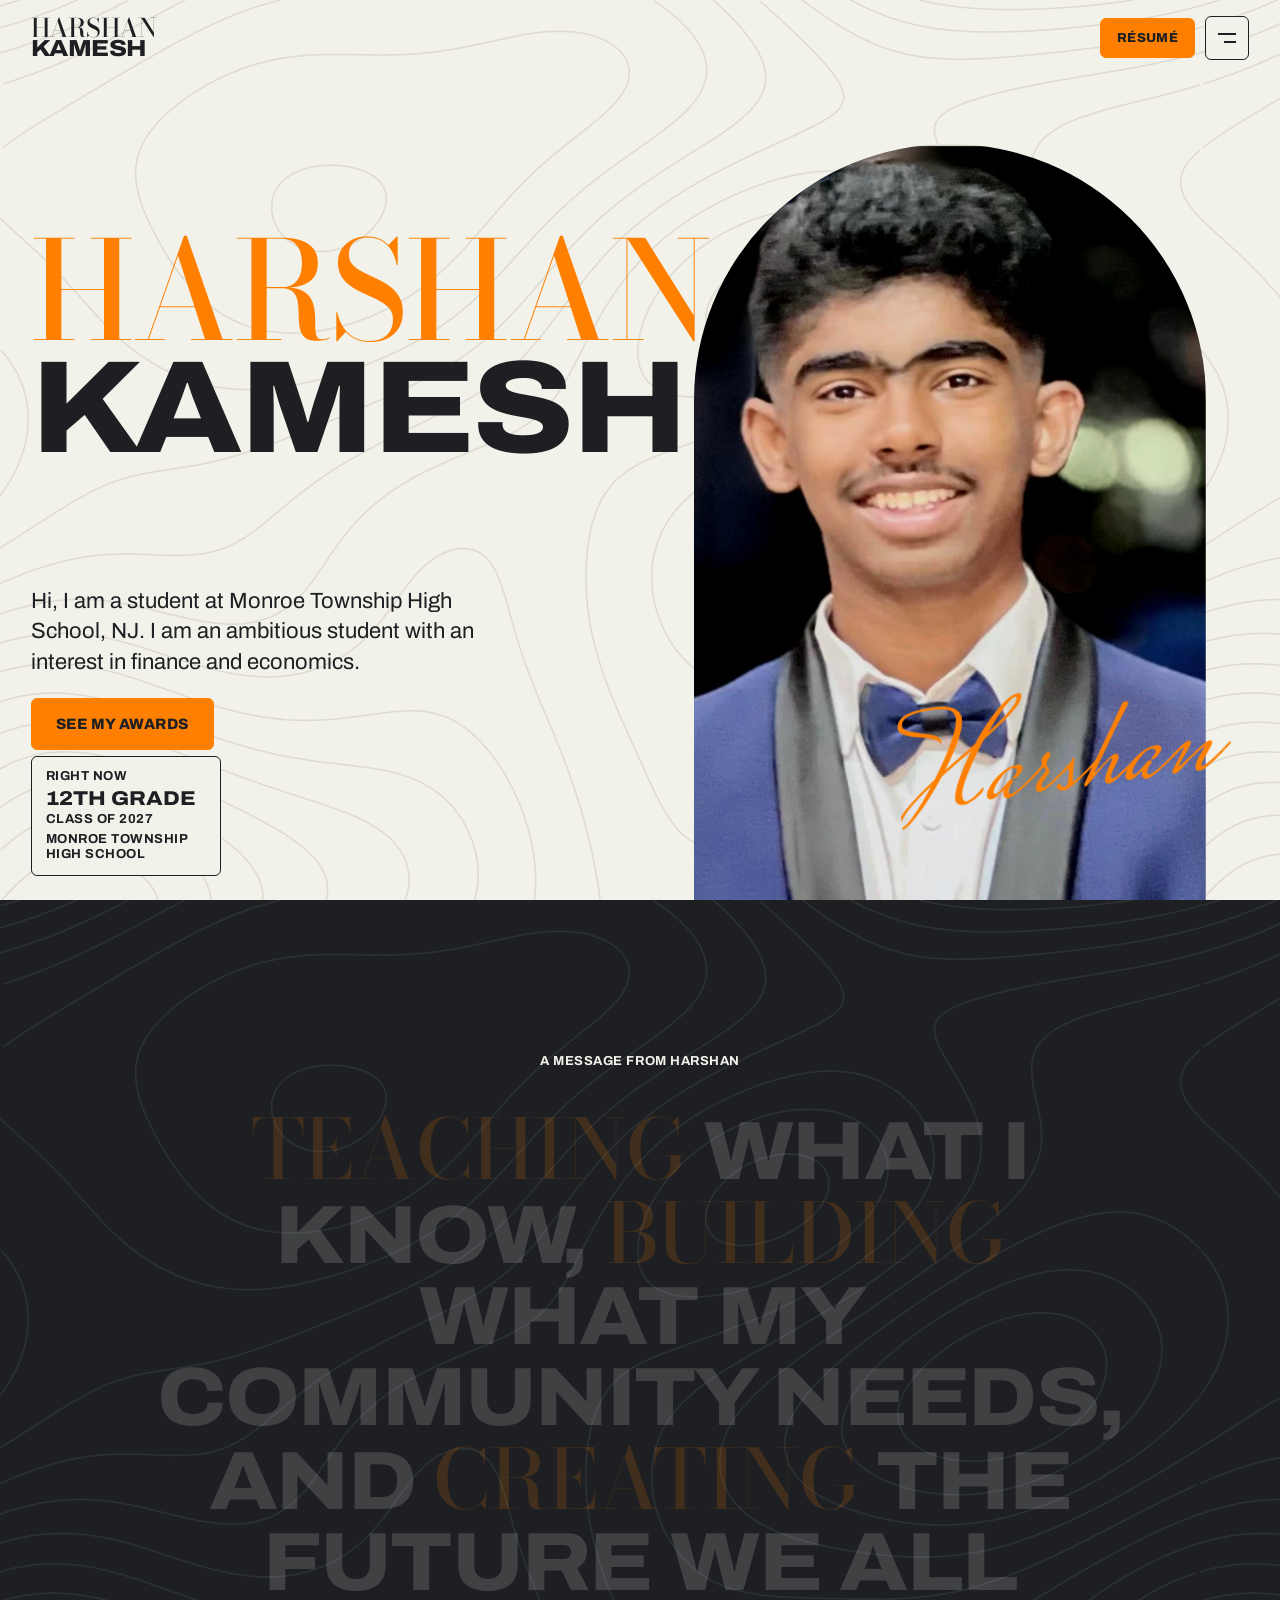
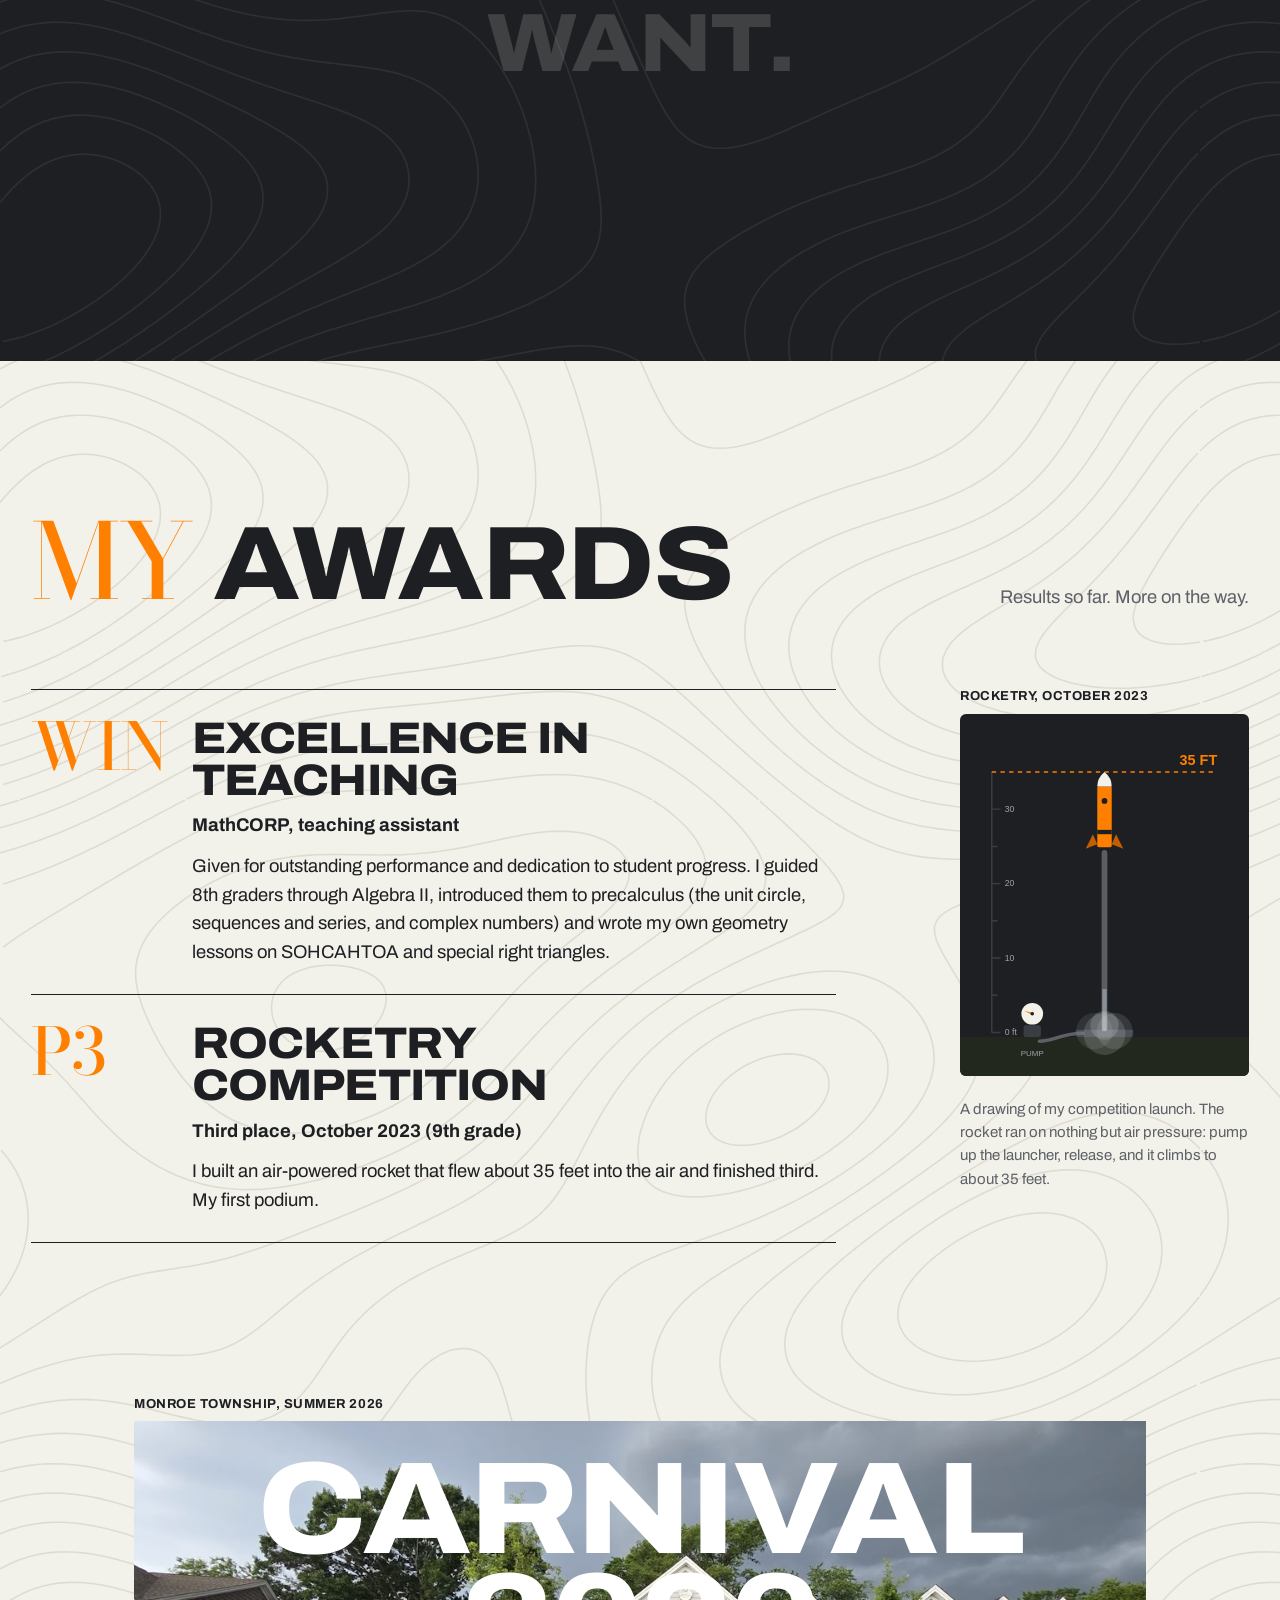
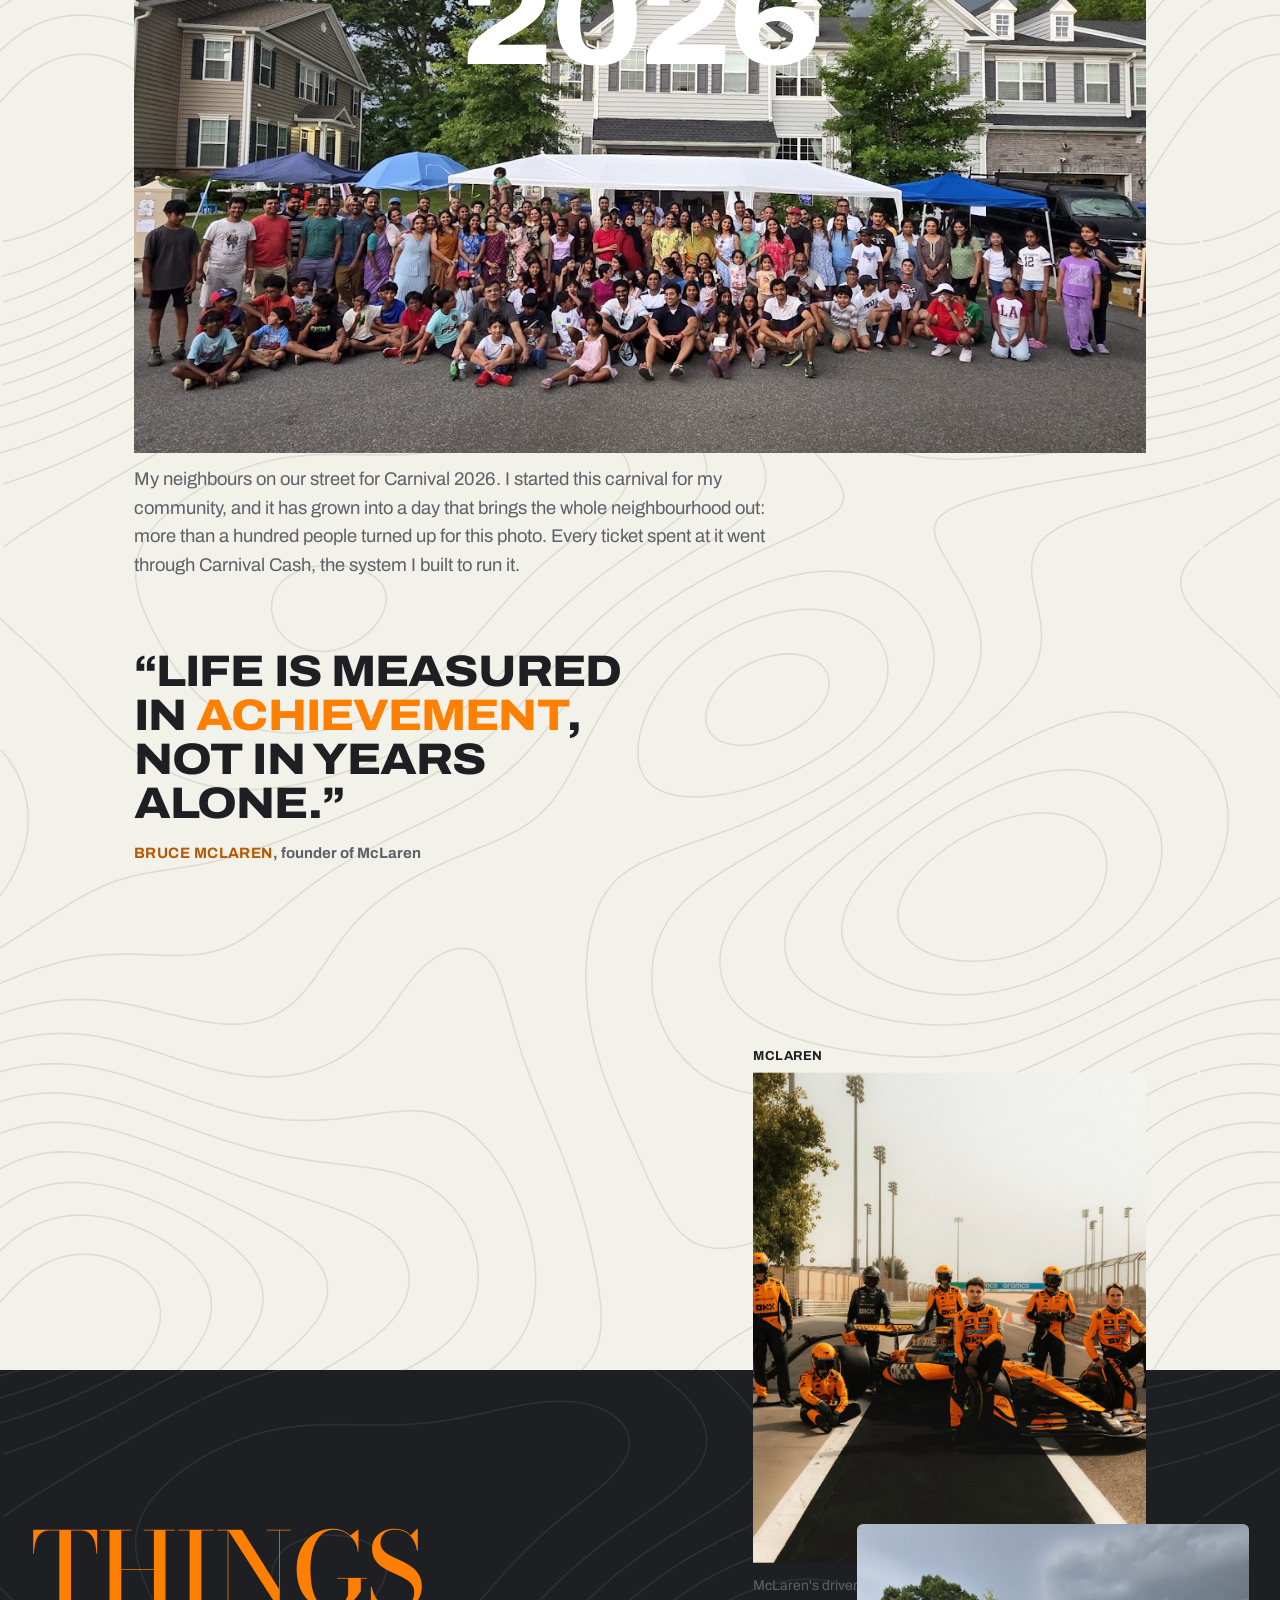
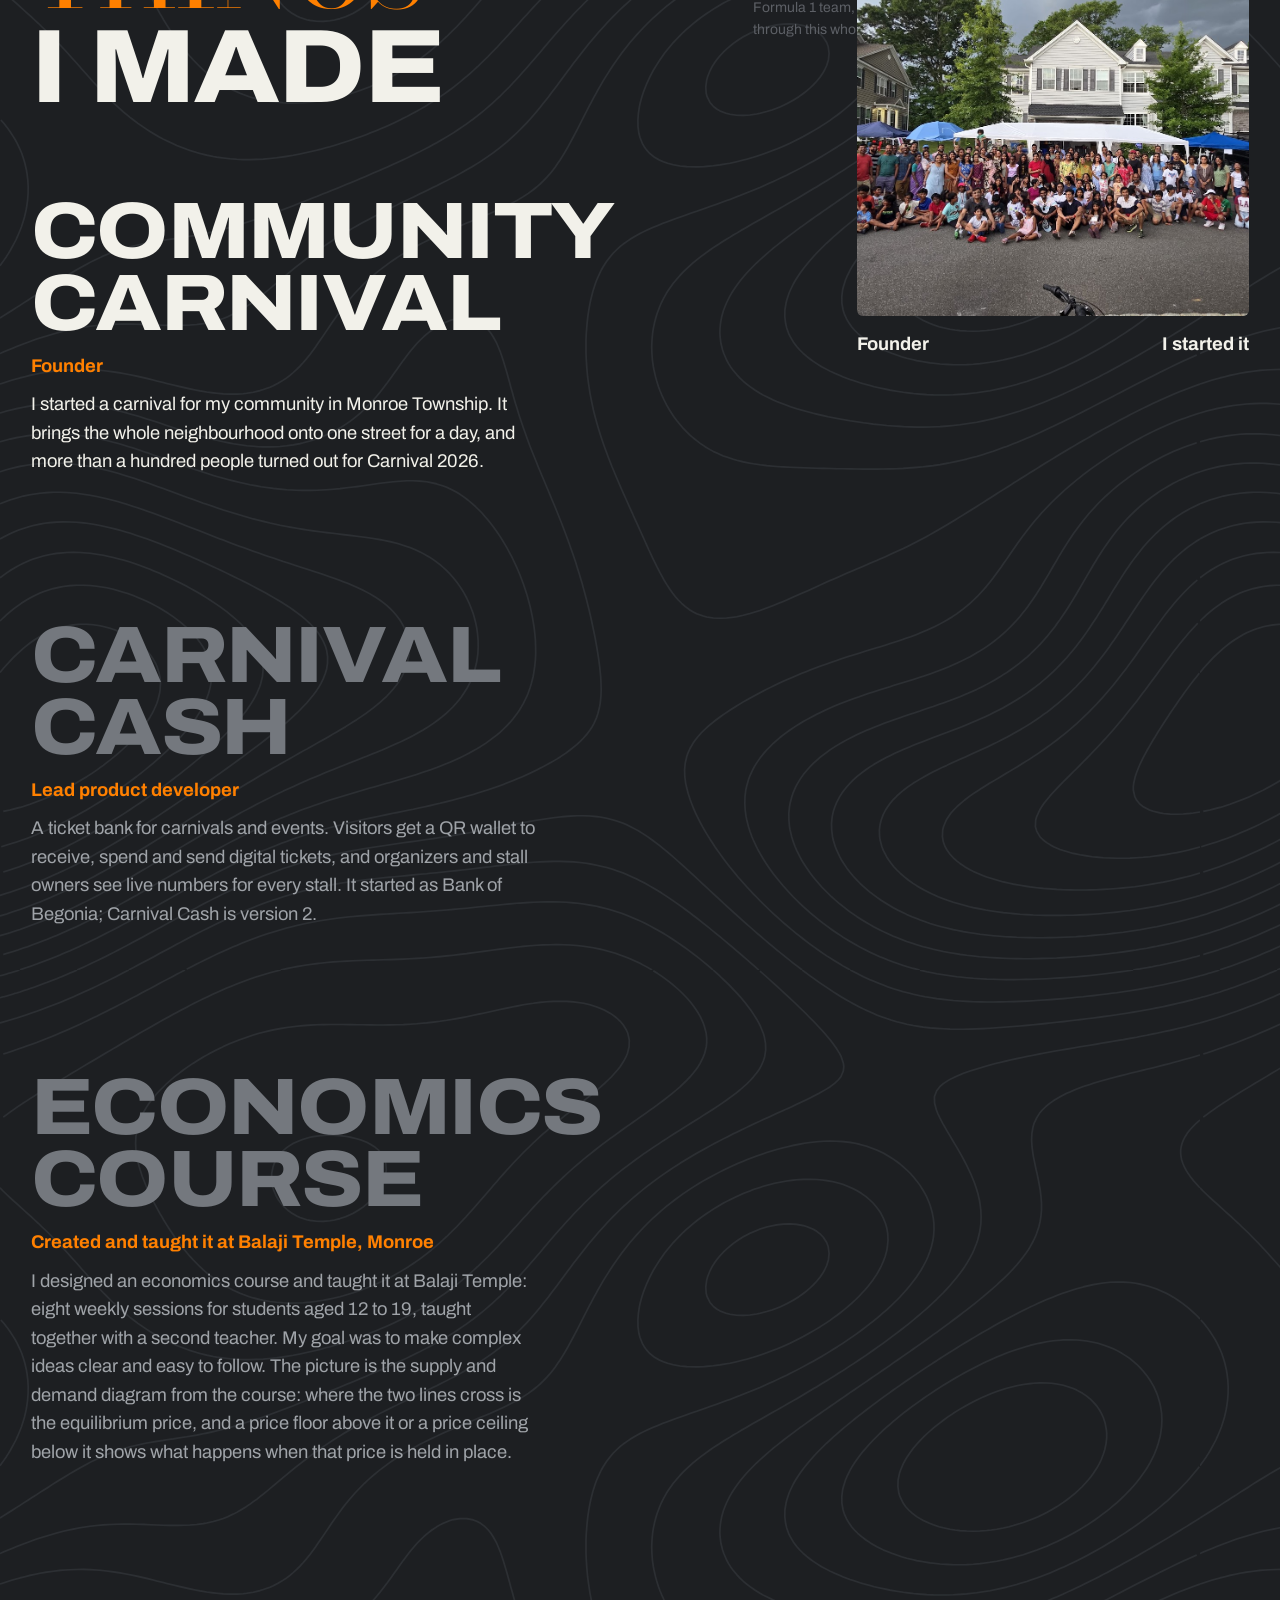
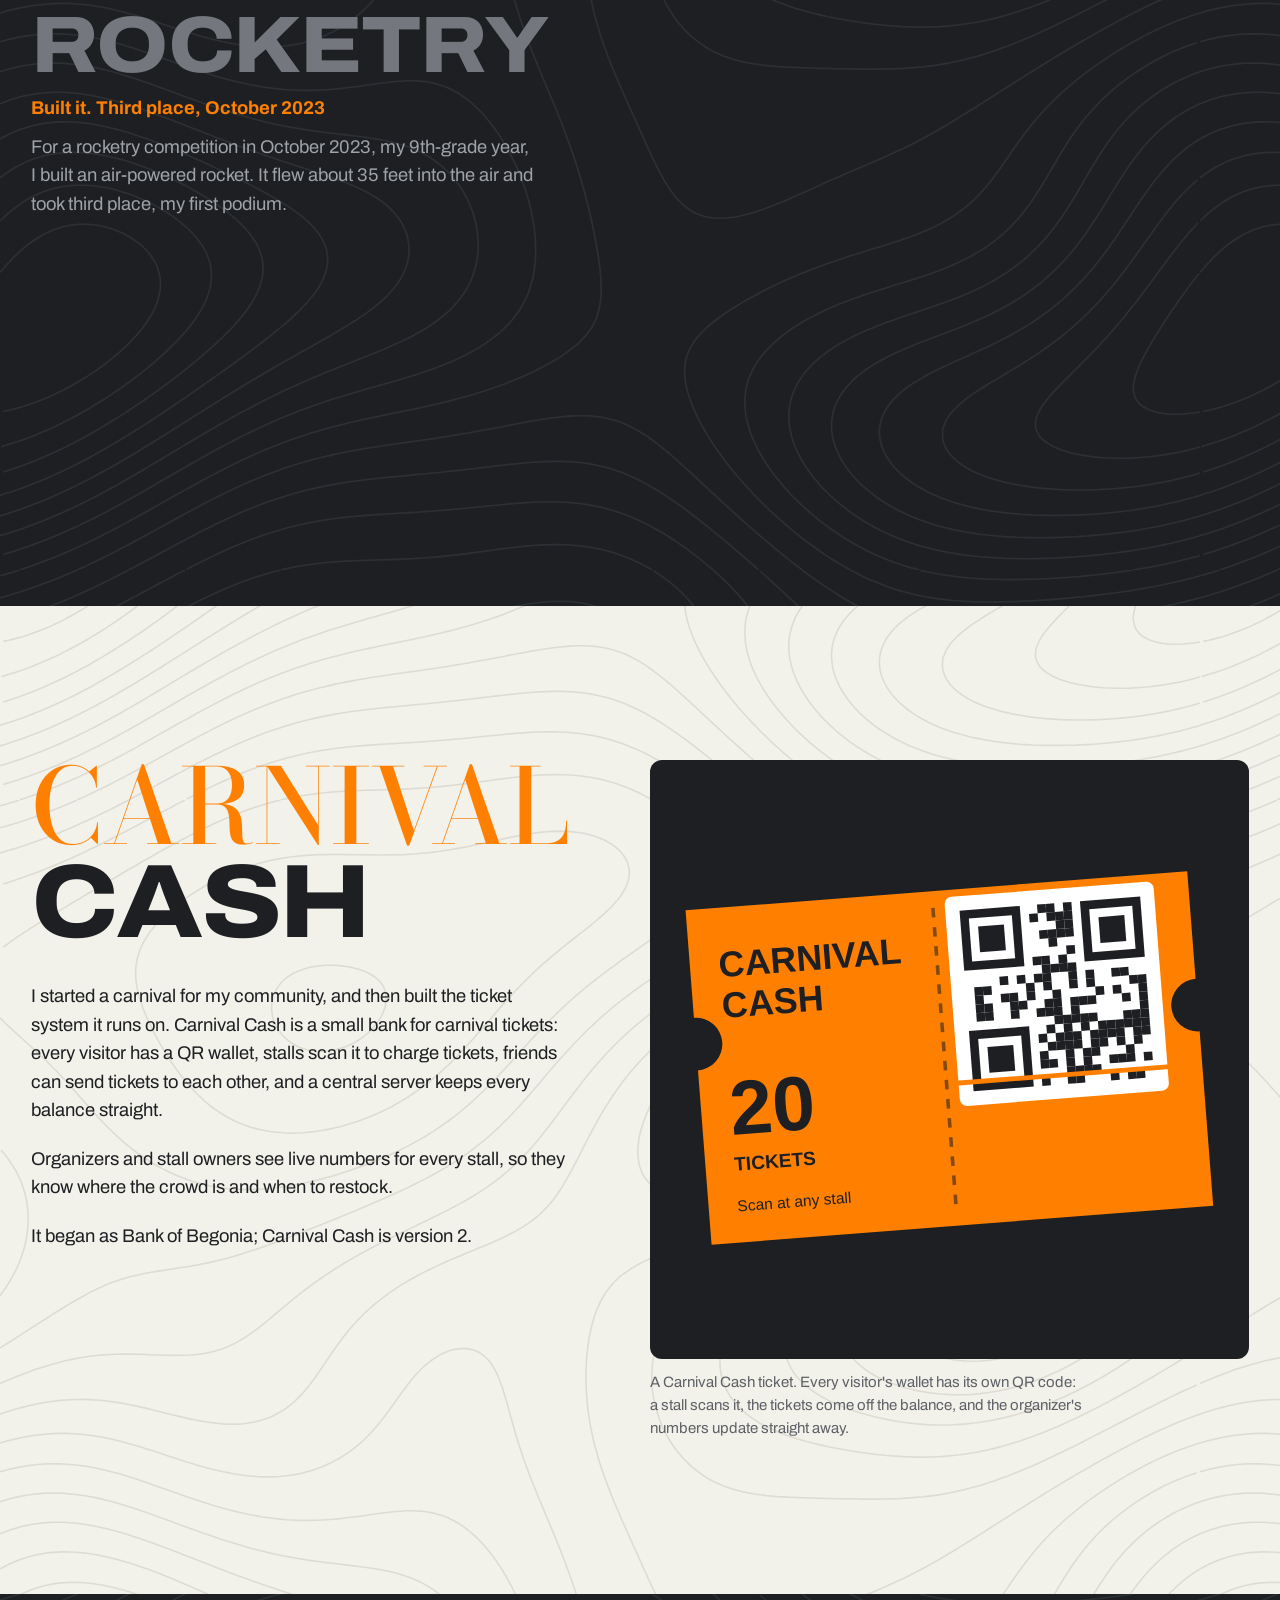
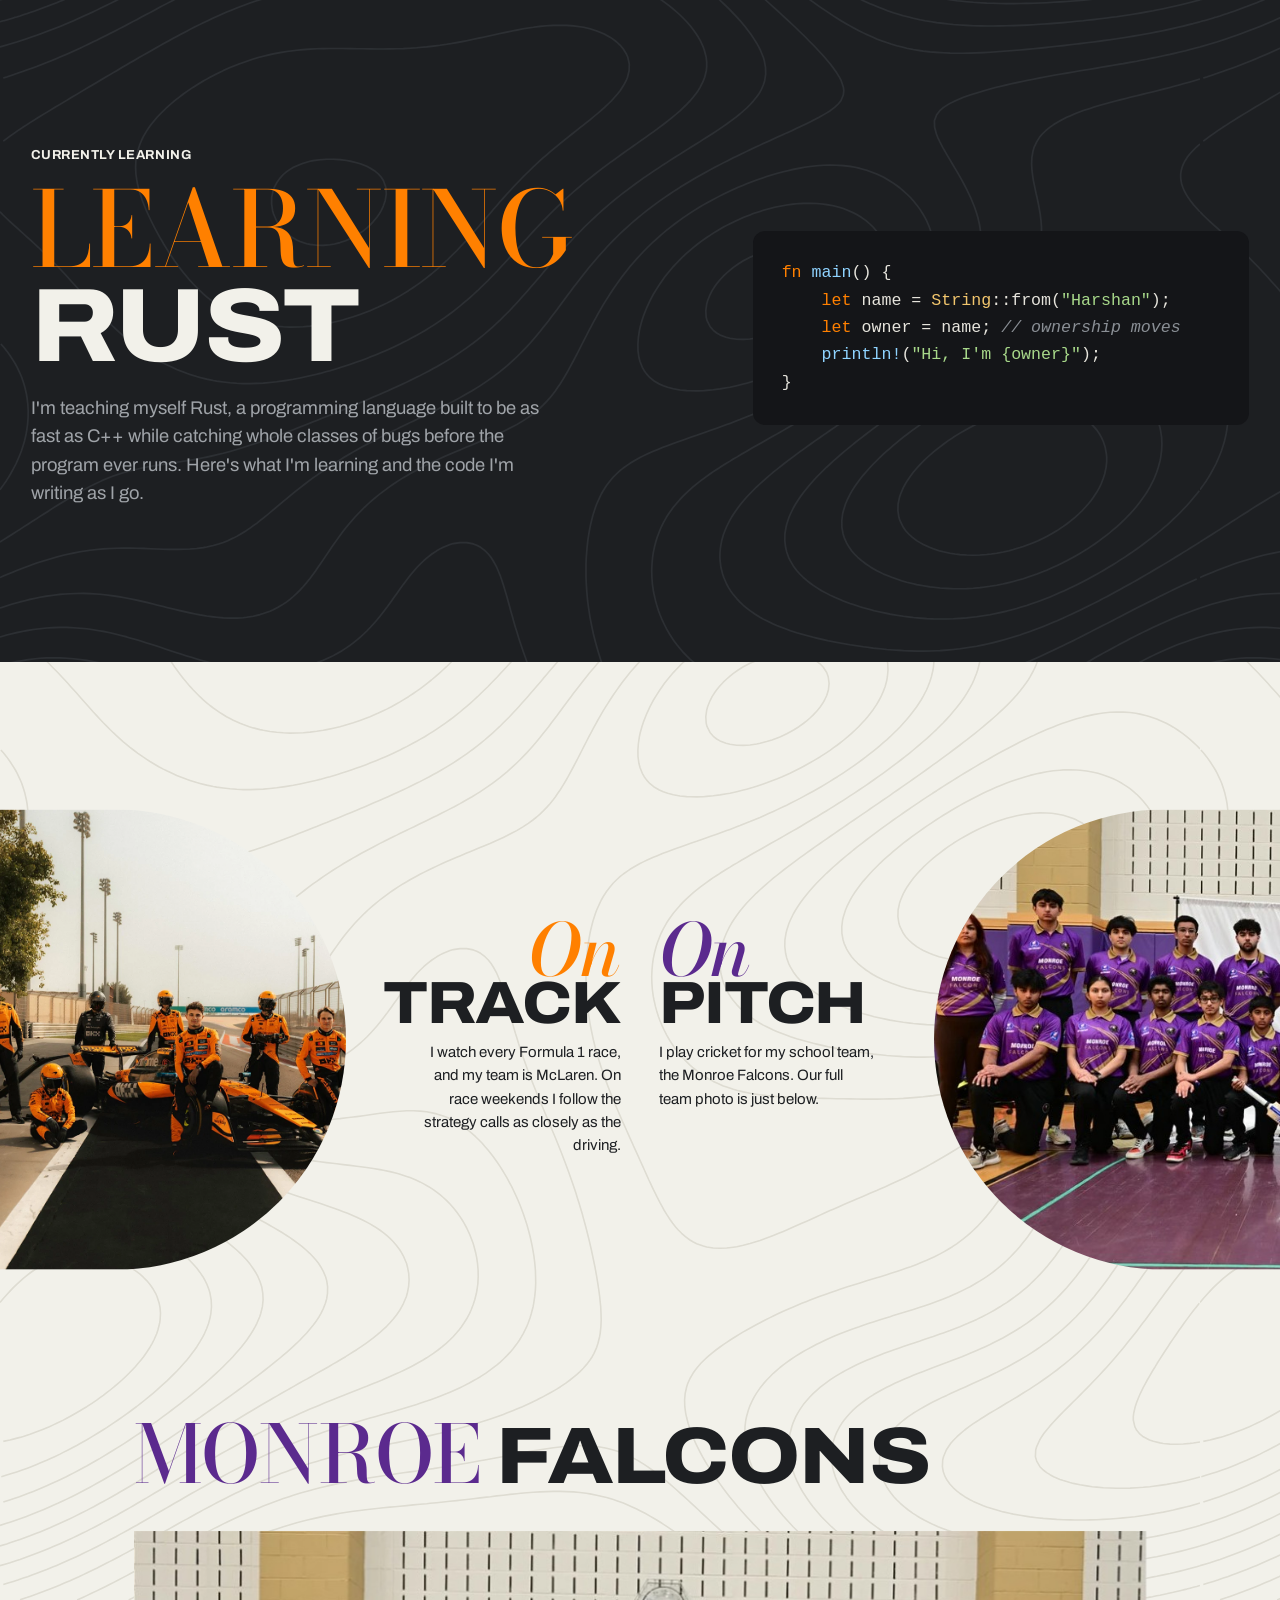
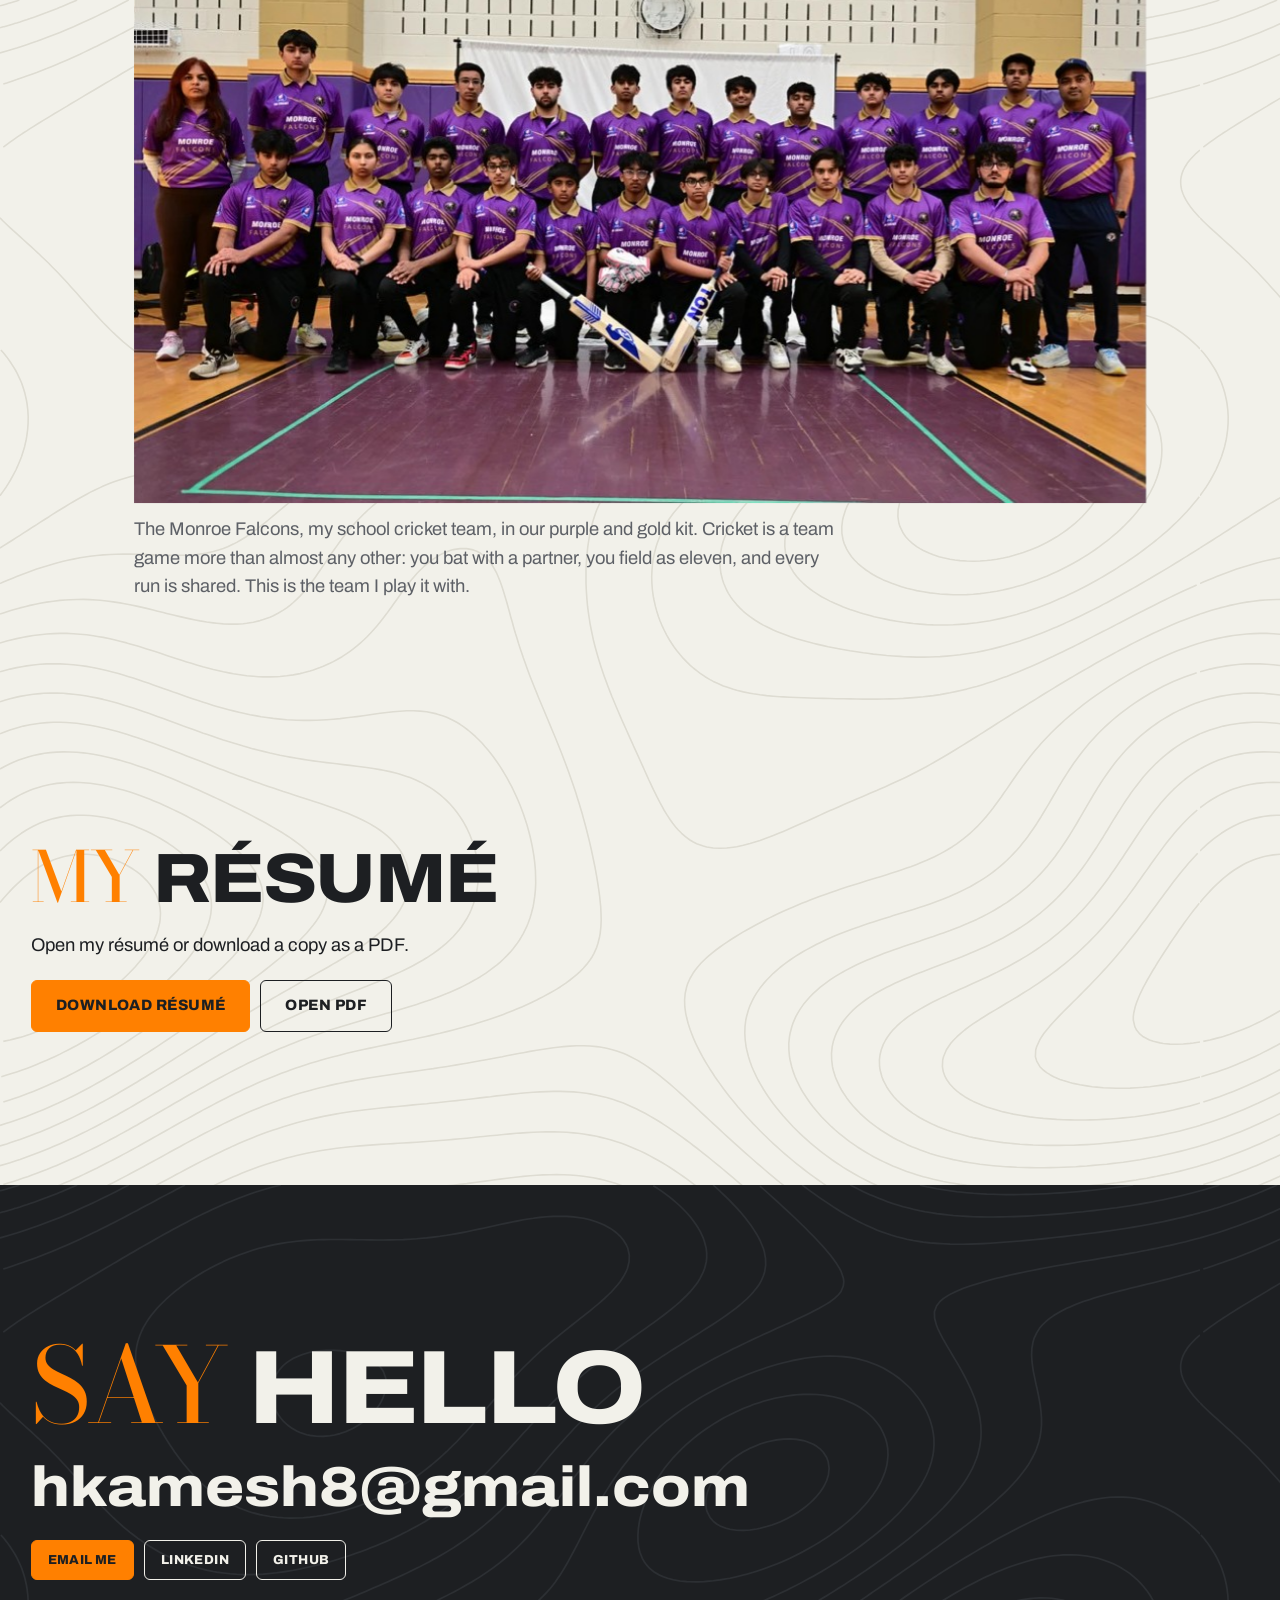
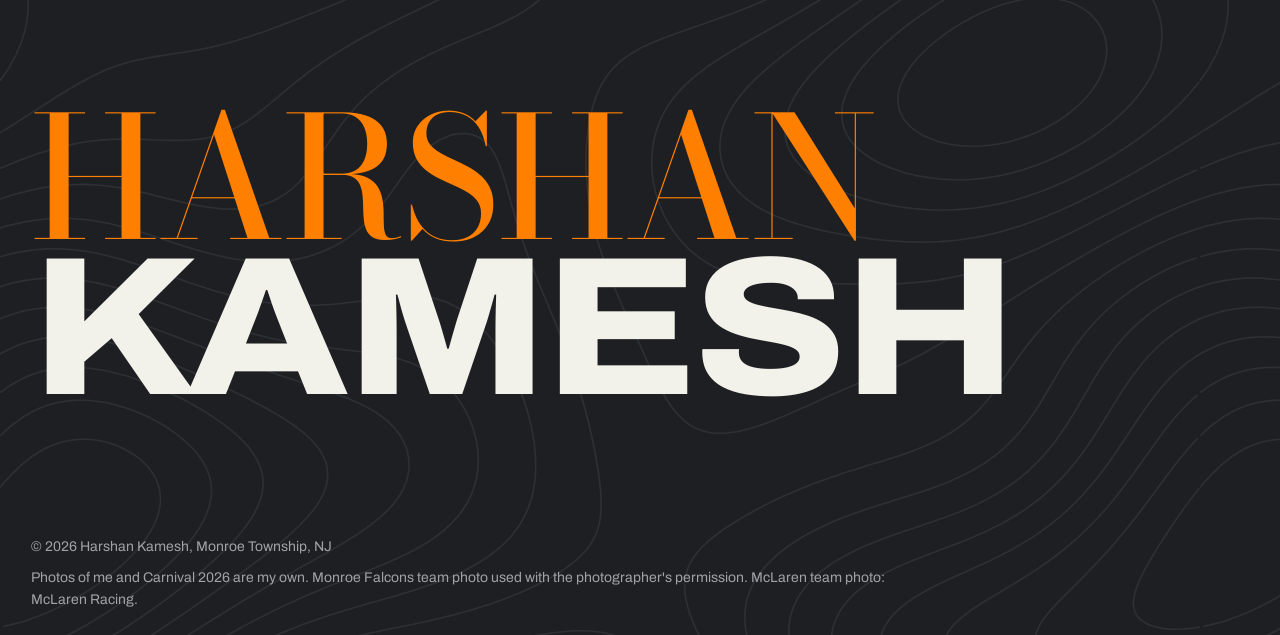
<file: index.html>
<!doctype html>
<html lang="en">
<head>
  <meta charset="utf-8">
  <meta name="viewport" content="width=device-width, initial-scale=1">
  <title>Harshan Kamesh</title>
  <meta name="description" content="Harshan Kamesh — student at Monroe Township High School, NJ. Class of 2027. Interested in finance and economics; builder of Carnival Cash, school cricketer and McLaren fan.">
  <meta property="og:type" content="website">
  <meta property="og:url" content="https://hkamesh476.github.io/">
  <meta property="og:title" content="Harshan Kamesh">
  <meta property="og:description" content="Student at Monroe Township High School, NJ, Class of 2027. Awards, projects, Carnival Cash, cricket and résumé.">
  <meta property="og:image" content="https://hkamesh476.github.io/assets/og-image.png">
  <meta property="og:image:width" content="1200">
  <meta property="og:image:height" content="630">
  <meta property="og:image:alt" content="Harshan Kamesh, Monroe Township High School, Class of 2027">
  <meta name="twitter:card" content="summary_large_image">
  <meta name="twitter:image" content="https://hkamesh476.github.io/assets/og-image.png">
  <meta name="theme-color" content="#f2f1ea">
  <link rel="icon" href="assets/favicon.svg" type="image/svg+xml">
  <link rel="preconnect" href="https://fonts.googleapis.com">
  <link rel="preconnect" href="https://fonts.gstatic.com" crossorigin>
  <link href="https://fonts.googleapis.com/css2?family=Archivo:wdth,wght@100..125,400..900&family=Bodoni+Moda:opsz,wght@6..96,400..600&family=Mrs+Saint+Delafield&display=swap" rel="stylesheet">
  <link rel="stylesheet" href="styles.css">
  <script>document.documentElement.classList.add('js');setTimeout(function(){document.documentElement.classList.add('failsafe')},2500)</script>
</head>
<body>

<!-- ============ TOP BAR ============ -->
<header class="bar">
  <a class="brand" href="#top" aria-label="Harshan Kamesh, back to top"><span class="serif">Harshan</span><span class="sans">Kamesh</span></a>
  <div class="bar-right">
    <a class="pill" href="#resume">Résumé</a>
    <button class="menu-btn" type="button" aria-expanded="false" aria-controls="menu" aria-label="Open menu"><span></span><span></span></button>
  </div>
</header>

<nav class="menu" id="menu" aria-label="Main" hidden>
  <ul>
    <li><a href="#awards"><span class="serif">My</span> Awards</a></li>
    <li><a href="#projects"><span class="serif">Things</span> I made</a></li>
    <li><a href="#carnival"><span class="serif">Carnival</span> 2026</a></li>
    <li><a href="learning.html"><span class="serif">Now</span> Learning</a></li>
    <li><a href="#sport"><span class="serif">On</span> Track</a></li>
    <li><a href="#resume"><span class="serif">My</span> Résumé</a></li>
    <li><a href="#contact"><span class="serif">Say</span> Hello</a></li>
  </ul>
</nav>

<main>

  <!-- ============ HERO ============ -->
  <section class="hero" id="top">
    <h1 class="hero-name">
      <span class="serif line1">Harshan</span>
      <span class="sans line2">Kamesh</span>
    </h1>
    <figure class="hero-pic">
      <img src="assets/harshan.webp" alt="Harshan Kamesh, smiling, in a blue tuxedo and bow tie" width="800" height="800" fetchpriority="high">
    </figure>
    <p class="hero-sign" aria-hidden="true">Harshan</p>
    <div class="hero-foot">
      <p class="hero-line">Hi, I am a student at Monroe Township High School, NJ. I am an ambitious student with an interest in finance and economics.</p>
      <a class="pill pill-lg" href="#awards">See my awards</a>
    </div>
    <div class="now-card">
      <p class="tiny">Right now</p>
      <p class="now-big">12th grade</p>
      <p class="tiny">Class of 2027</p>
      <p class="tiny">Monroe Township High School</p>
    </div>
  </section>

  <!-- ============ MESSAGE (dark) ============ -->
  <section class="message dark" aria-labelledby="message-h">
    <p class="tiny center" aria-hidden="true">A message from Harshan</p>
    <h2 id="message-h" class="visually-hidden">A message from Harshan</h2>
    <p class="statement-big" data-words>
      <span class="serif hl">Teaching</span> what I know, <span class="serif hl">building</span> what my community needs, and <span class="serif hl">creating</span> the future we all want.
    </p>
    <p class="sign center" aria-hidden="true">Harshan</p>
  </section>

  <!-- ============ AWARDS ============
       To add an award: copy one <li class="award"> block and change the text.
       Put the result (P1, P2, P3, Win…) in <span class="award-pos">. -->
  <section class="awards" id="awards" aria-labelledby="awards-h">
    <div class="awards-head">
      <h2 id="awards-h" class="title"><span class="serif">My</span> <span class="sans">Awards</span></h2>
      <p class="awards-intro">Results so far. More on the way.</p>
    </div>
    <div class="awards-grid">
      <ol class="award-list">
        <li class="award reveal">
          <span class="award-pos serif">Win</span>
          <div>
            <h3 class="award-name">Excellence in Teaching</h3>
            <p class="award-meta">MathCORP, teaching assistant</p>
            <p>Given for outstanding performance and dedication to student progress. I guided 8th graders through Algebra II, introduced them to precalculus (the unit circle, sequences and series, and complex numbers) and wrote my own geometry lessons on SOHCAHTOA and special right triangles.</p>
          </div>
        </li>
        <li class="award reveal">
          <span class="award-pos serif">P3</span>
          <div>
            <h3 class="award-name">Rocketry competition</h3>
            <p class="award-meta">Third place, October 2023 (9th grade)</p>
            <p>I built an air-powered rocket that flew about 35 feet into the air and finished third. My first podium.</p>
          </div>
        </li>
        <!-- Template for the next award:
        <li class="award reveal">
          <span class="award-pos serif">P1</span>
          <div>
            <h3 class="award-name">Name of the award</h3>
            <p class="award-meta">Who gave it, year or grade</p>
            <p>One or two sentences on what you did.</p>
          </div>
        </li>
        -->
      </ol>
      <figure class="rocket-card reveal">
        <p class="tiny">Rocketry, October 2023</p>
        <img src="assets/rocket-launch.svg" alt="An animated air-powered rocket climbing to a 35-foot mark" width="400" height="500">
        <figcaption>A drawing of my competition launch. The rocket ran on nothing but air pressure: pump up the launcher, release, and it climbs to about 35 feet.</figcaption>
      </figure>
    </div>

  </section>

  <!-- ============ CARNIVAL 2026 + COLLAGE ============ -->
  <section class="collage" id="carnival" aria-labelledby="carnival-h">
    <figure class="c-item c-carnival" data-speed="0">
      <p class="tiny">Monroe Township, summer 2026</p>
      <div class="carnival-wrap">
        <img src="assets/carnival-2026.jpg" alt="Over a hundred neighbours together on our street in front of the carnival tents" width="1215" height="911" loading="lazy">
        <h2 id="carnival-h" class="carnival-h">Carnival 2026</h2>
      </div>
      <figcaption>My neighbours on our street for Carnival 2026. I started this carnival for my community, and it has grown into a day that brings the whole neighbourhood out: more than a hundred people turned up for this photo. Every ticket spent at it went through Carnival Cash, the system I built to run it.</figcaption>
    </figure>

    <blockquote class="c-quote" data-speed="-0.06">
      <p class="q-text">“Life is measured in <span class="q-hot">achievement</span>, not in years alone.”</p>
      <footer class="c-cite"><cite>Bruce McLaren</cite>, founder of McLaren</footer>
    </blockquote>

    <figure class="c-item c-a" data-speed="0.12"><p class="tiny">McLaren</p><img src="assets/mclaren-team.webp" alt="McLaren's drivers and pit crew in papaya race suits around the car" width="1080" height="1080" loading="lazy"><figcaption>McLaren's drivers and pit crew in the pit lane. They're my Formula 1 team, and their papaya is the colour running through this whole site.</figcaption></figure>
  </section>

  <!-- ============ PROJECTS (dark) ============ -->
  <section class="work dark" id="projects" aria-labelledby="work-h">
    <div class="work-names">
      <h2 id="work-h" class="title"><span class="serif">Things</span> <span class="sans">I&nbsp;made</span></h2>
      <ul class="work-list">
        <li>
          <a class="work-name" href="#carnival" data-key="carnival" data-kind="Founder" data-role="I started it">Community carnival</a>
          <p class="work-meta">Founder</p>
          <p class="work-text">I started a carnival for my community in Monroe Township. It brings the whole neighbourhood onto one street for a day, and more than a hundred people turned out for Carnival 2026.</p>
          <img class="work-inline" src="assets/carnival-2026.jpg" alt="My neighbours gathered on our street for Carnival 2026" loading="lazy">
        </li>
        <li>
          <a class="work-name" href="#begonia" data-key="begonia" data-kind="Lead product developer" data-role="I built it">Carnival Cash</a>
          <p class="work-meta">Lead product developer</p>
          <p class="work-text">A ticket bank for carnivals and events. Visitors get a QR wallet to receive, spend and send digital tickets, and organizers and stall owners see live numbers for every stall. It started as Bank of Begonia; Carnival Cash is version 2.</p>
          <img class="work-inline" src="assets/begonia-ticket.svg" alt="A papaya Carnival Cash ticket with a QR code" loading="lazy">
        </li>
        <li>
          <a class="work-name" href="#resume" data-key="course" data-kind="Created and taught" data-role="Balaji Temple, Monroe">Economics course</a>
          <p class="work-meta">Created and taught it at Balaji Temple, Monroe</p>
          <p class="work-text">I designed an economics course and taught it at Balaji Temple: eight weekly sessions for students aged 12 to 19, taught together with a second teacher. My goal was to make complex ideas clear and easy to follow. The picture is the supply and demand diagram from the course: where the two lines cross is the equilibrium price, and a price floor above it or a price ceiling below it shows what happens when that price is held in place.</p>
          <img class="work-inline" src="assets/supply-demand.svg" alt="A supply and demand diagram with equilibrium, a price floor and a price ceiling" loading="lazy">
        </li>
        <li>
          <a class="work-name" href="#awards" data-key="rocketry" data-kind="Air-powered rocket" data-role="P3, October 2023">Rocketry</a>
          <p class="work-meta">Built it. Third place, October 2023</p>
          <p class="work-text">For a rocketry competition in October 2023, my 9th-grade year, I built an air-powered rocket. It flew about 35 feet into the air and took third place, my first podium.</p>
          <img class="work-inline" src="assets/rocket-launch.svg" alt="An animated air-powered rocket climbing to a 35-foot mark" loading="lazy">
        </li>
      </ul>
    </div>
    <div class="work-side" aria-hidden="true">
      <div class="work-stage">
        <div class="work-frame">
          <img class="is-on" data-key="carnival" src="assets/carnival-2026.jpg" alt="" loading="lazy">
          <img data-key="begonia" src="assets/begonia-ticket.svg" alt="" loading="lazy">
          <img data-key="course" src="assets/supply-demand.svg" alt="" loading="lazy">
          <img data-key="rocketry" src="assets/rocket-launch.svg" alt="" loading="lazy">
        </div>
        <p class="work-facts"><span data-fact="kind">Founder</span><span data-fact="role">I started it</span></p>
      </div>
    </div>
  </section>

  <!-- ============ CARNIVAL CASH ============ -->
  <section class="begonia" id="begonia" aria-labelledby="begonia-h">
    <div class="begonia-text">
      <h2 id="begonia-h" class="title"><span class="serif">Carnival</span> <span class="sans">Cash</span></h2>
      <p class="reveal">I started a carnival for my community, and then built the ticket system it runs on. Carnival Cash is a small bank for carnival tickets: every visitor has a QR wallet, stalls scan it to charge tickets, friends can send tickets to each other, and a central server keeps every balance straight.</p>
      <p class="reveal">Organizers and stall owners see live numbers for every stall, so they know where the crowd is and when to restock.</p>
      <p class="reveal">It began as Bank of Begonia; Carnival Cash is version 2.</p>
    </div>
    <figure class="begonia-pic reveal">
      <img src="assets/begonia-ticket.svg" alt="A papaya Carnival Cash ticket with a QR code being scanned" width="500" height="500" loading="lazy">
      <figcaption>A Carnival Cash ticket. Every visitor's wallet has its own QR code: a stall scans it, the tickets come off the balance, and the organizer's numbers update straight away.</figcaption>
    </figure>
  </section>

  <!-- ============ CURRENTLY LEARNING (teaser) ============ -->
  <section class="learning-teaser dark" aria-labelledby="learn-h">
    <div class="lt-text">
      <p class="tiny">Currently learning</p>
      <h2 id="learn-h" class="title"><a class="title-link" href="learning.html"><span class="serif">Learning</span> <span class="sans">Rust</span></a></h2>
      <p>I'm teaching myself Rust, a programming language built to be as fast as C++ while catching whole classes of bugs before the program ever runs. Here's what I'm learning and the code I'm writing as I go.</p>
    </div>
    <pre class="lt-code" aria-label="A short Rust program"><code><span class="k">fn</span> <span class="f">main</span>() {
    <span class="k">let</span> name = <span class="t">String</span>::from(<span class="s">"Harshan"</span>);
    <span class="k">let</span> owner = name; <span class="c">// ownership moves</span>
    <span class="f">println!</span>(<span class="s">"Hi, I'm {owner}"</span>);
}</code></pre>
  </section>

  <!-- ============ ON TRACK / ON THE PITCH ============ -->
  <section class="split" id="sport" aria-labelledby="sport-h">
    <h2 id="sport-h" class="visually-hidden">Sport</h2>
    <figure class="split-pic split-l"><img src="assets/mclaren-team.webp" alt="McLaren's drivers and pit crew in papaya race suits around the car" width="1080" height="1080" loading="lazy"></figure>
    <figure class="split-pic split-r"><img src="assets/cricket-team.jpg" alt="" width="1001" height="566" loading="lazy"></figure>
    <div class="split-text">
      <div class="split-col">
        <p class="split-word"><span class="serif">On</span><span class="sans">Track</span></p>
        <p>I watch every Formula 1 race, and my team is McLaren. On race weekends I follow the strategy calls as closely as the driving.</p>
      </div>
      <div class="split-col">
        <p class="split-word"><span class="serif school">On</span><span class="sans">Pitch</span></p>
        <p>I play cricket for my school team, the Monroe Falcons. Our full team photo is just below.</p>
      </div>
    </div>
  </section>

  <!-- ============ THE TEAM ============ -->
  <section class="team" aria-labelledby="team-h">
    <figure class="team-pic reveal">
      <h2 id="team-h" class="title team-h"><span class="serif school">Monroe</span> <span class="sans">Falcons</span></h2>
      <div class="carnival-wrap">
        <img src="assets/cricket-team.jpg" alt="The Monroe Falcons cricket team in purple and gold jerseys, kneeling and standing in a school gym with two cricket bats in front" width="1001" height="566" loading="lazy">
      </div>
      <figcaption>The Monroe Falcons, my school cricket team, in our purple and gold kit. Cricket is a team game more than almost any other: you bat with a partner, you field as eleven, and every run is shared. This is the team I play it with.</figcaption>
    </figure>
  </section>

  <!-- ============ RÉSUMÉ ============
       To update: replace assets/Harshan-Kamesh-Resume.pdf with your new PDF (same file name),
       that's all. -->
  <section class="resume" id="resume" aria-labelledby="resume-h">
    <div class="resume-head">
      <h2 id="resume-h" class="title"><span class="serif">My</span> <span class="sans">Résumé</span></h2>
      <p>Open my résumé or download a copy as a PDF.</p>
      <div class="resume-actions">
        <a class="pill pill-lg" href="assets/Harshan-Kamesh-Resume.pdf" download="Harshan-Kamesh-Resume.pdf">Download résumé</a>
        <a class="pill pill-lg pill-ghost" href="assets/Harshan-Kamesh-Resume.pdf" target="_blank" rel="noopener">Open PDF</a>
      </div>
    </div>
  </section>

</main>

<!-- ============ FOOTER (dark) ============ -->
<footer class="footer dark" id="contact">
  <div class="foot-top">
    <h2 class="title"><span class="serif">Say</span> <span class="sans">Hello</span></h2>
    <a class="foot-mail" href="mailto:hkamesh8@gmail.com">hkamesh8@gmail.com</a>
    <div class="foot-links">
      <a class="pill" href="mailto:hkamesh8@gmail.com?subject=Hi%20Harshan">Email me</a>
      <a class="pill pill-ghost" href="https://www.linkedin.com/in/harshan-kamesh-7a2458320">LinkedIn</a>
      <a class="pill pill-ghost" href="https://github.com/hkamesh476">GitHub</a>
    </div>
  </div>
  <p class="foot-mark" aria-label="Harshan Kamesh"><span class="serif">Harshan</span> <span class="sans">Kamesh</span></p>
  <div class="foot-legal">
    <p>© <span id="year">2026</span> Harshan Kamesh, Monroe Township, NJ</p>
    <p class="credits">Photos of me and Carnival 2026 are my own. Monroe Falcons team photo used with the photographer's permission. McLaren team photo: McLaren Racing.</p>
  </div>
</footer>

<script src="main.js" defer></script>
</body>
</html>
</file>
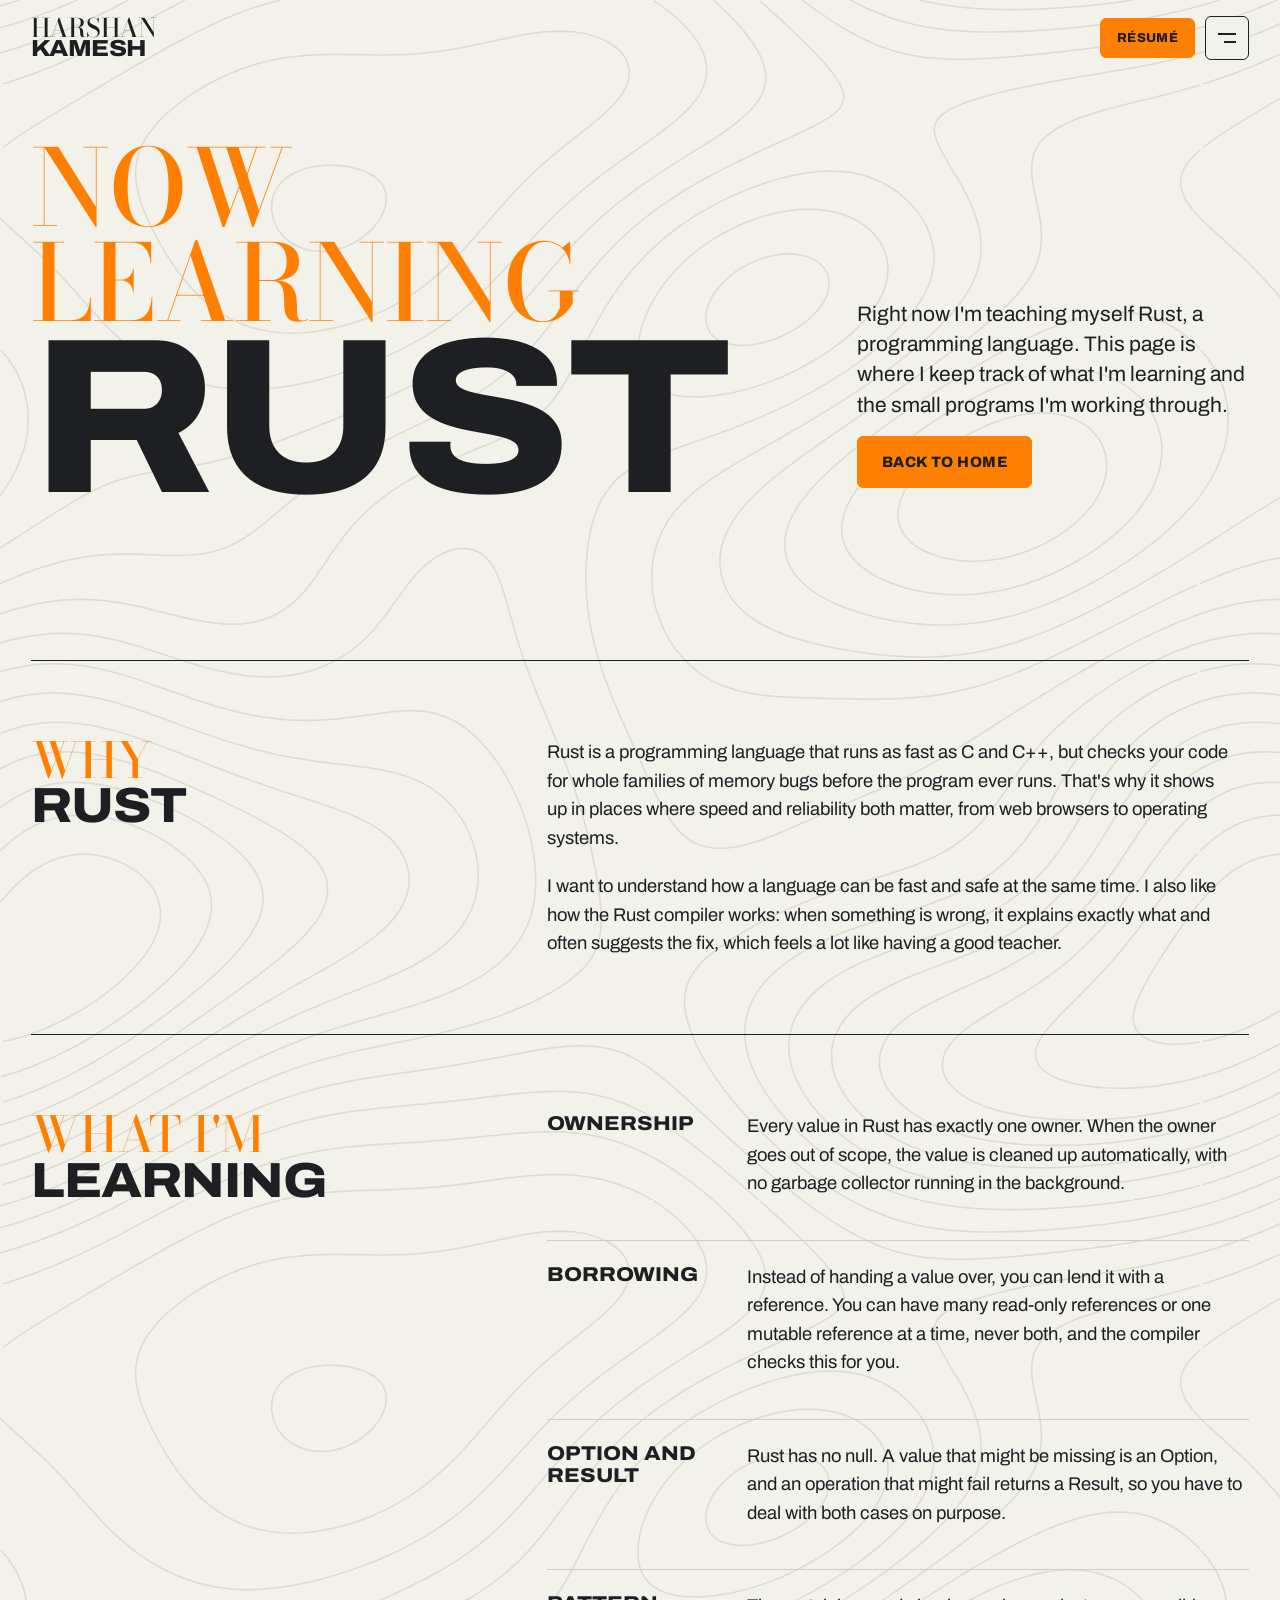
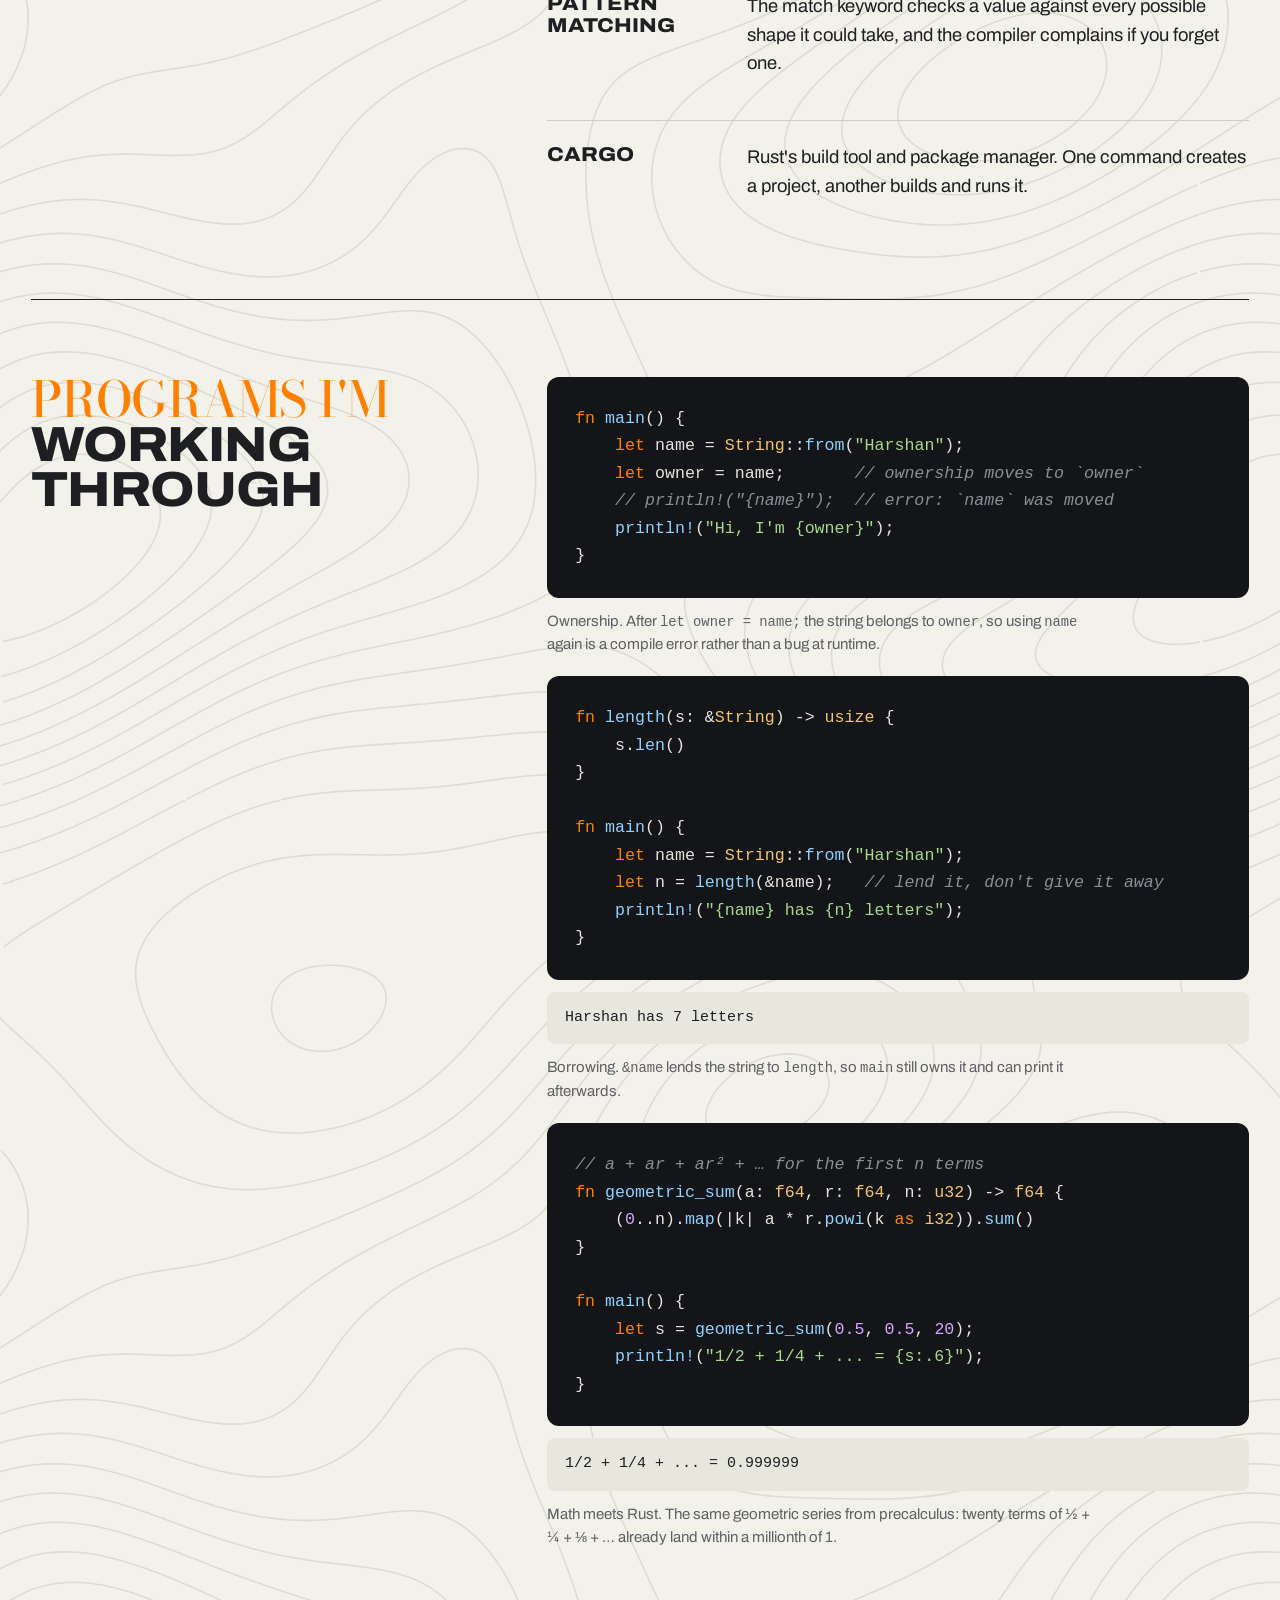
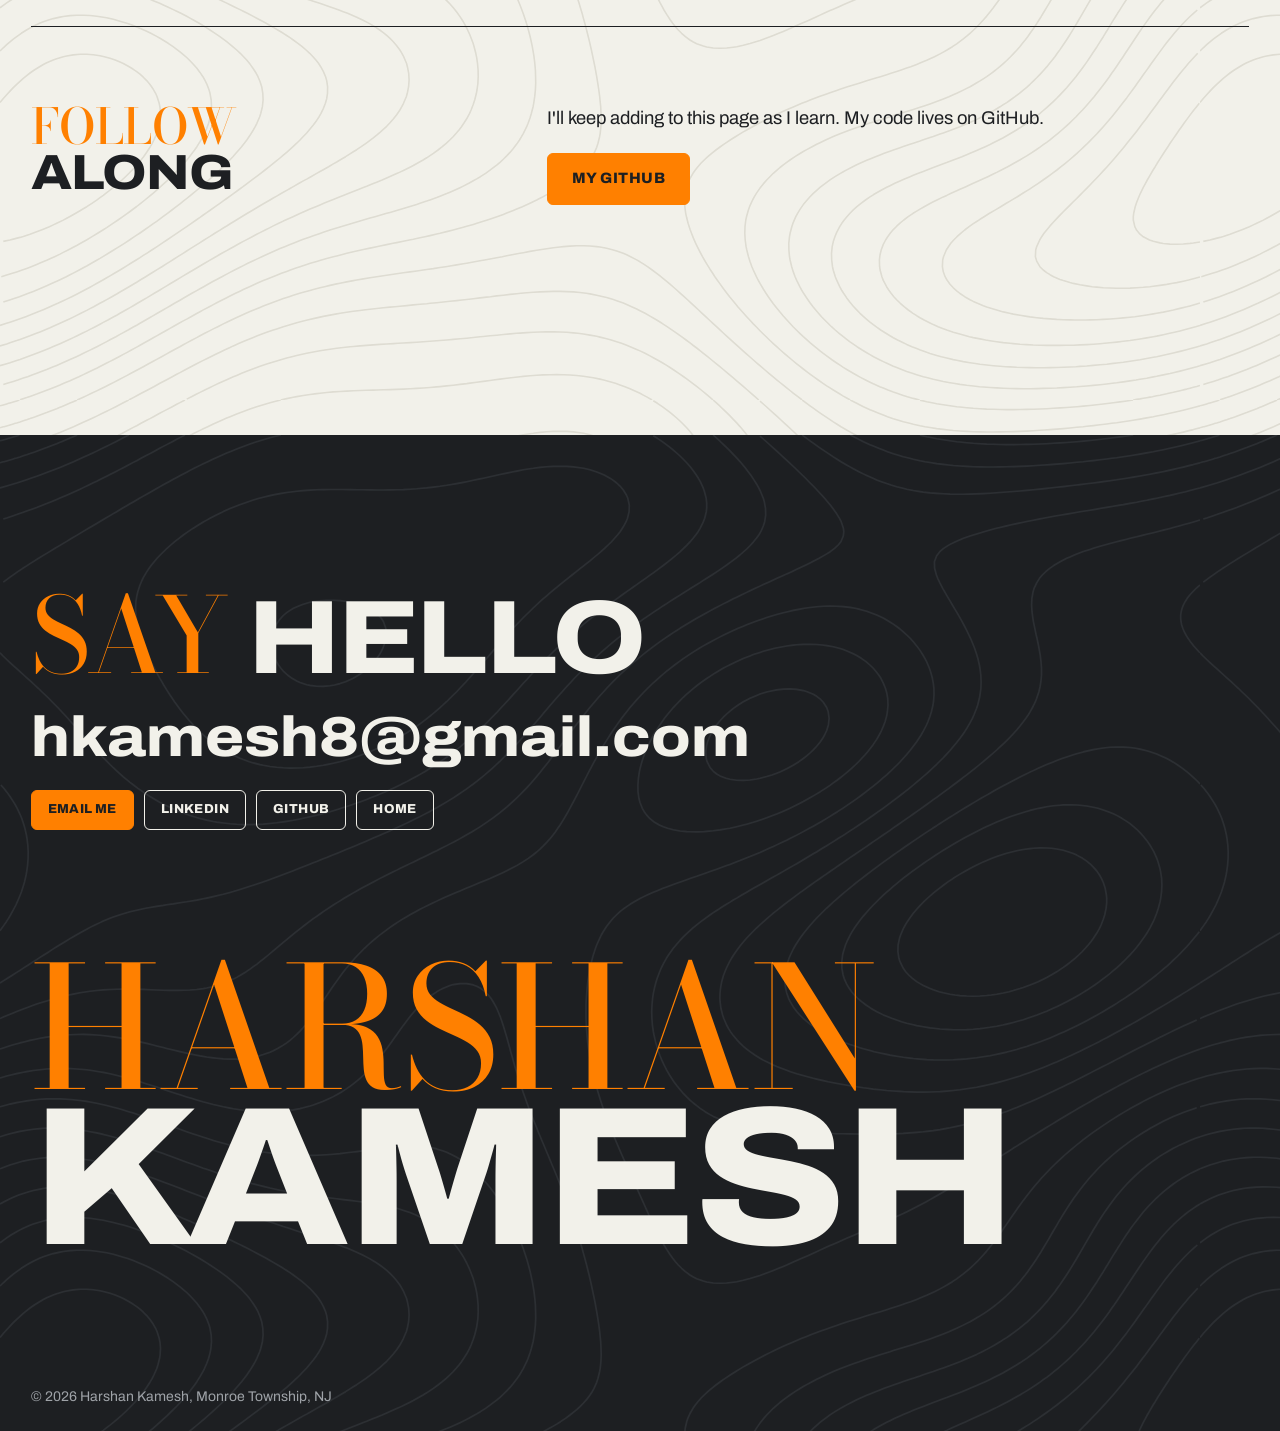
<file: learning.html>
<!doctype html>
<html lang="en">
<head>
  <meta charset="utf-8">
  <meta name="viewport" content="width=device-width, initial-scale=1">
  <title>Learning Rust · Harshan Kamesh</title>
  <meta name="description" content="What Harshan Kamesh is learning right now: the Rust programming language.">
  <meta property="og:type" content="website">
  <meta property="og:url" content="https://hkamesh476.github.io/learning.html">
  <meta property="og:title" content="Learning Rust, Harshan Kamesh">
  <meta property="og:description" content="What Harshan Kamesh is learning right now: the Rust programming language.">
  <meta property="og:image" content="https://hkamesh476.github.io/assets/og-image.png">
  <meta property="og:image:width" content="1200">
  <meta property="og:image:height" content="630">
  <meta property="og:image:alt" content="Harshan Kamesh, Monroe Township High School, Class of 2027">
  <meta name="twitter:card" content="summary_large_image">
  <meta name="twitter:image" content="https://hkamesh476.github.io/assets/og-image.png">
  <meta name="theme-color" content="#f2f1ea">
  <link rel="icon" href="assets/favicon.svg" type="image/svg+xml">
  <link rel="preconnect" href="https://fonts.googleapis.com">
  <link rel="preconnect" href="https://fonts.gstatic.com" crossorigin>
  <link href="https://fonts.googleapis.com/css2?family=Archivo:wdth,wght@100..125,400..900&family=Bodoni+Moda:opsz,wght@6..96,400..600&family=Mrs+Saint+Delafield&display=swap" rel="stylesheet">
  <link rel="stylesheet" href="styles.css">
  <script>document.documentElement.classList.add('js');setTimeout(function(){document.documentElement.classList.add('failsafe')},2500)</script>
</head>
<body>

<header class="bar">
  <a class="brand" href="index.html" aria-label="Harshan Kamesh, home"><span class="serif">Harshan</span><span class="sans">Kamesh</span></a>
  <div class="bar-right">
    <a class="pill" href="index.html#resume">Résumé</a>
    <button class="menu-btn" type="button" aria-expanded="false" aria-controls="menu" aria-label="Open menu"><span></span><span></span></button>
  </div>
</header>

<nav class="menu" id="menu" aria-label="Main" hidden>
  <ul>
    <li><a href="index.html"><span class="serif">Back</span> Home</a></li>
    <li><a href="index.html#awards"><span class="serif">My</span> Awards</a></li>
    <li><a href="index.html#projects"><span class="serif">Things</span> I made</a></li>
    <li><a href="index.html#resume"><span class="serif">My</span> Résumé</a></li>
    <li><a href="#contact"><span class="serif">Say</span> Hello</a></li>
  </ul>
</nav>

<main>
  <section class="l-hero">
    <h1><span class="serif">Now learning</span> <span class="sans">Rust</span></h1>
    <div class="l-intro">
      <p>Right now I'm teaching myself Rust, a programming language. This page is where I keep track of what I'm learning and the small programs I'm working through.</p>
      <a class="pill pill-lg" href="index.html">Back to home</a>
    </div>
  </section>

  <section class="l-block" aria-labelledby="why-h">
    <h2 id="why-h"><span class="serif">Why</span> Rust</h2>
    <div class="l-body">
      <p class="reveal">Rust is a programming language that runs as fast as C and C++, but checks your code for whole families of memory bugs before the program ever runs. That's why it shows up in places where speed and reliability both matter, from web browsers to operating systems.</p>
      <p class="reveal">I want to understand how a language can be fast and safe at the same time. I also like how the Rust compiler works: when something is wrong, it explains exactly what and often suggests the fix, which feels a lot like having a good teacher.</p>
    </div>
  </section>

  <section class="l-block" aria-labelledby="ideas-h">
    <h2 id="ideas-h"><span class="serif">What I'm</span> learning</h2>
    <ul class="l-body l-list">
      <li class="reveal"><b>Ownership</b><p>Every value in Rust has exactly one owner. When the owner goes out of scope, the value is cleaned up automatically, with no garbage collector running in the background.</p></li>
      <li class="reveal"><b>Borrowing</b><p>Instead of handing a value over, you can lend it with a reference. You can have many read-only references or one mutable reference at a time, never both, and the compiler checks this for you.</p></li>
      <li class="reveal"><b>Option and Result</b><p>Rust has no null. A value that might be missing is an Option, and an operation that might fail returns a Result, so you have to deal with both cases on purpose.</p></li>
      <li class="reveal"><b>Pattern matching</b><p>The match keyword checks a value against every possible shape it could take, and the compiler complains if you forget one.</p></li>
      <li class="reveal"><b>Cargo</b><p>Rust's build tool and package manager. One command creates a project, another builds and runs it.</p></li>
    </ul>
  </section>

  <section class="l-block" aria-labelledby="code-h">
    <h2 id="code-h"><span class="serif">Programs I'm</span> working through</h2>
    <div class="l-body">
      <figure class="l-figure reveal">
        <pre><code><span class="k">fn</span> <span class="f">main</span>() {
    <span class="k">let</span> name = <span class="t">String</span>::<span class="f">from</span>(<span class="s">"Harshan"</span>);
    <span class="k">let</span> owner = name;       <span class="c">// ownership moves to `owner`</span>
    <span class="c">// println!("{name}");  // error: `name` was moved</span>
    <span class="f">println!</span>(<span class="s">"Hi, I'm {owner}"</span>);
}</code></pre>
        <figcaption>Ownership. After <code>let owner = name;</code> the string belongs to <code>owner</code>, so using <code>name</code> again is a compile error rather than a bug at runtime.</figcaption>
      </figure>

      <figure class="l-figure reveal">
        <pre><code><span class="k">fn</span> <span class="f">length</span>(s: &amp;<span class="t">String</span>) -&gt; <span class="t">usize</span> {
    s.<span class="f">len</span>()
}

<span class="k">fn</span> <span class="f">main</span>() {
    <span class="k">let</span> name = <span class="t">String</span>::<span class="f">from</span>(<span class="s">"Harshan"</span>);
    <span class="k">let</span> n = <span class="f">length</span>(&amp;name);   <span class="c">// lend it, don't give it away</span>
    <span class="f">println!</span>(<span class="s">"{name} has {n} letters"</span>);
}</code></pre>
        <pre class="l-out"><samp>Harshan has 7 letters</samp></pre>
        <figcaption>Borrowing. <code>&amp;name</code> lends the string to <code>length</code>, so <code>main</code> still owns it and can print it afterwards.</figcaption>
      </figure>

      <figure class="l-figure reveal">
        <pre><code><span class="c">// a + ar + ar² + … for the first n terms</span>
<span class="k">fn</span> <span class="f">geometric_sum</span>(a: <span class="t">f64</span>, r: <span class="t">f64</span>, n: <span class="t">u32</span>) -&gt; <span class="t">f64</span> {
    (<span class="n">0</span>..n).<span class="f">map</span>(|k| a * r.<span class="f">powi</span>(k <span class="k">as</span> <span class="t">i32</span>)).<span class="f">sum</span>()
}

<span class="k">fn</span> <span class="f">main</span>() {
    <span class="k">let</span> s = <span class="f">geometric_sum</span>(<span class="n">0.5</span>, <span class="n">0.5</span>, <span class="n">20</span>);
    <span class="f">println!</span>(<span class="s">"1/2 + 1/4 + ... = {s:.6}"</span>);
}</code></pre>
        <pre class="l-out"><samp>1/2 + 1/4 + ... = 0.999999</samp></pre>
        <figcaption>Math meets Rust. The same geometric series from precalculus: twenty terms of ½ + ¼ + ⅛ + … already land within a millionth of 1.</figcaption>
      </figure>
    </div>
  </section>

  <section class="l-block" aria-labelledby="follow-h">
    <h2 id="follow-h"><span class="serif">Follow</span> along</h2>
    <div class="l-body">
      <p class="reveal">I'll keep adding to this page as I learn. My code lives on GitHub.</p>
      <p class="reveal"><a class="pill pill-lg" href="https://github.com/hkamesh476">My GitHub</a></p>
    </div>
  </section>
</main>

<footer class="footer dark" id="contact">
  <div class="foot-top">
    <h2 class="title"><span class="serif">Say</span> <span class="sans">Hello</span></h2>
    <a class="foot-mail" href="mailto:hkamesh8@gmail.com">hkamesh8@gmail.com</a>
    <div class="foot-links">
      <a class="pill" href="mailto:hkamesh8@gmail.com?subject=Hi%20Harshan">Email me</a>
      <a class="pill pill-ghost" href="https://www.linkedin.com/in/harshan-kamesh-7a2458320">LinkedIn</a>
      <a class="pill pill-ghost" href="https://github.com/hkamesh476">GitHub</a>
      <a class="pill pill-ghost" href="index.html">Home</a>
    </div>
  </div>
  <p class="foot-mark" aria-label="Harshan Kamesh"><span class="serif">Harshan</span> <span class="sans">Kamesh</span></p>
  <div class="foot-legal">
    <p>© <span id="year">2026</span> Harshan Kamesh, Monroe Township, NJ</p>
  </div>
</footer>

<script src="main.js" defer></script>
</body>
</html>
</file>
<file: styles.css>
/* ============ Tokens ============ */
:root {
  --paper: #f2f1ea;      /* off-white page */
  --paper-2: #e8e7de;
  --ink: #1d1f22;
  --muted: #5d6066;
  --dark: #1d1f22;       /* McLaren anthracite */
  --dark-2: #272a2e;
  --on-dark: #f2f1ea;
  --on-dark-muted: #9fa3a8;
  --papaya: #ff8000;     /* McLaren papaya, where Lando uses lime */
  --papaya-ink: #b85800; /* papaya dark enough for small text on paper */

  --serif: "Bodoni Moda", "Didot", Georgia, serif;
  --sans: "Archivo", "Helvetica Neue", Arial, sans-serif;
  --script: "Mrs Saint Delafield", cursive;

  --m: clamp(16px, 2.4vw, 36px);
  --gap: clamp(12px, 1.6vw, 24px);
  --section: clamp(96px, 12vw, 200px);
  --radius: 6px;

  --ease-out: cubic-bezier(.16, 1, .3, 1);
}

/* ============ Base ============ */
*, *::before, *::after { box-sizing: border-box; }
html { -webkit-text-size-adjust: 100%; scroll-behavior: smooth; }
body {
  margin: 0;
  background: var(--paper) url("assets/contours-light.svg") 0 0 / 1200px repeat;
  color: var(--ink);
  font: 400 clamp(1rem, .95rem + .25vw, 1.1875rem)/1.55 var(--sans);
  -webkit-font-smoothing: antialiased;
  overflow-x: hidden;
}
img { display: block; max-width: 100%; height: auto; }
a { color: inherit; text-underline-offset: .2em; text-decoration-thickness: 1.5px; }
h1, h2, h3, p, ul, ol, figure, blockquote { margin: 0; }
ul, ol { padding: 0; list-style: none; }
button { font: inherit; color: inherit; cursor: pointer; }
:focus-visible { outline: 3px solid var(--papaya); outline-offset: 3px; }
::selection { background: var(--papaya); color: var(--dark); }
.visually-hidden { position: absolute; width: 1px; height: 1px; overflow: hidden; clip: rect(0 0 0 0); white-space: nowrap; }

.serif { font-family: var(--serif); font-weight: 500; font-variation-settings: "opsz" 30; text-transform: uppercase; letter-spacing: -0.01em; }
.sans { font-family: var(--sans); font-weight: 800; font-stretch: 112%; text-transform: uppercase; letter-spacing: -0.02em; }
.dark {
  background: var(--dark) url("assets/contours-dark.svg") 0 0 / 1200px repeat;
  color: var(--on-dark);
}
.tiny { font: 700 .8125rem/1.2 var(--sans); text-transform: uppercase; letter-spacing: .04em; }
.center { text-align: center; }
.soft { color: var(--muted); }
.sign { font: 400 clamp(3rem, 2rem + 4vw, 6rem)/1 var(--script); color: var(--papaya); }

/* Titles: a papaya serif word against a heavy sans word */
.title { font-size: clamp(3rem, 1.4rem + 6.4vw, 8.5rem); line-height: .9; }
.title .serif { color: var(--papaya); }

/* Pills */
.pill {
  display: inline-flex; align-items: center; justify-content: center; gap: 8px;
  min-height: 40px; padding: 0 16px;
  background: var(--papaya); color: var(--dark);
  font: 800 .8125rem/1 var(--sans); letter-spacing: .03em; text-transform: uppercase;
  text-decoration: none; border: 1.5px solid var(--papaya); border-radius: var(--radius);
  transition: transform .2s var(--ease-out), background-color .2s, color .2s, border-color .2s;
}
.pill:hover { transform: translateY(-2px); background: var(--dark); border-color: var(--dark); color: var(--papaya); }
.dark .pill:hover { background: var(--on-dark); color: var(--dark); border-color: var(--on-dark); }
.pill:active { transform: scale(.97); }
.pill-lg { min-height: 52px; padding: 0 24px; font-size: .9375rem; }
.pill-ghost { background: transparent; color: inherit; border-color: currentColor; }
.link-btn { background: none; border: 0; padding: 10px 4px; min-height: 44px; font-size: .875rem; text-decoration: underline; text-underline-offset: .2em; }
.link-btn:hover { color: var(--papaya); }

/* ============ Top bar + menu ============ */
.bar {
  position: fixed; inset: 0 0 auto; z-index: 50;
  display: flex; justify-content: space-between; align-items: center;
  padding: 16px var(--m);
  pointer-events: none;
  transition: background-color .3s;
}
.bar.scrolled { background: var(--paper); pointer-events: auto; }
.bar.scrolled.on-dark { background: var(--dark); }
.bar.menu-open { background: transparent; }
.bar.menu-open .brand { color: var(--on-dark); }
.bar > * { pointer-events: auto; }
.brand { display: grid; line-height: .86; text-decoration: none; color: var(--ink); transition: color .3s; }
.bar.on-dark .brand { color: var(--on-dark); }
.bar.on-dark .menu-btn { border-color: var(--paper); }
.brand .serif { font-size: 1.6rem; }
.brand .sans { font-size: 1.45rem; }
.bar-right { display: flex; gap: 10px; align-items: center; }
.menu-btn {
  width: 44px; height: 44px; border-radius: var(--radius);
  background: var(--paper); border: 1.5px solid var(--ink);
  display: grid; place-content: center; gap: 6px;
}
.menu-btn span { display: block; width: 18px; height: 2px; background: var(--ink); transition: transform .3s var(--ease-out), width .3s; }
.menu-btn span:last-child { width: 12px; justify-self: end; }
.menu-btn[aria-expanded="true"] span:first-child { transform: translateY(4px) rotate(45deg); }
.menu-btn[aria-expanded="true"] span:last-child { width: 18px; transform: translateY(-4px) rotate(-45deg); }

.menu {
  position: fixed; inset: 0; z-index: 40;
  background: var(--dark) url("assets/contours-dark.svg") 0 0 / 1200px repeat; color: var(--on-dark);
  display: grid; place-items: center;
  padding: 96px var(--m) 48px;
}
.menu[hidden] { display: none; }
.menu ul { display: grid; gap: 4px; text-align: center; }
.menu a {
  font: 800 clamp(2.5rem, 1rem + 5.4vw, 5.5rem)/1.02 var(--sans); font-stretch: 112%;
  text-transform: uppercase; letter-spacing: -0.02em; text-decoration: none;
  transition: color .2s;
}
.menu a .serif { color: var(--papaya); }
.menu a:hover { color: var(--papaya); }
.js .menu:not([hidden]) li { animation: rise .6s var(--ease-out) both; }
.js .menu li:nth-child(2) { animation-delay: .04s; } .js .menu li:nth-child(3) { animation-delay: .08s; }
.js .menu li:nth-child(4) { animation-delay: .12s; } .js .menu li:nth-child(5) { animation-delay: .16s; }
.js .menu li:nth-child(6) { animation-delay: .2s; }
@keyframes rise { from { opacity: 0; transform: translateY(30px); } to { opacity: 1; transform: none; } }

/* ============ Hero ============ */
.hero {
  position: relative; min-height: 100svh; overflow: hidden;
  display: grid; grid-template-columns: repeat(12, minmax(0, 1fr)); grid-template-rows: 1fr auto; column-gap: var(--gap);
  padding: 110px var(--m) 0;
}
.hero-name {
  grid-column: 1 / span 7; grid-row: 1; align-self: center;
  display: grid; position: relative; z-index: 2;
}
.hero-name .line1 { font-size: clamp(3.5rem, 1rem + 9.4vw, 11rem); line-height: .9; color: var(--papaya); }
.hero-name .line2 { font-size: clamp(3.5rem, 1rem + 9vw, 10.5rem); line-height: .86; }
.hero-pic {
  grid-column: 7 / -1; grid-row: 1 / span 2; align-self: end; justify-self: center;
  width: min(40vw, 620px); height: min(84svh, 860px);
  border-radius: 999px 999px 0 0; overflow: hidden;
  background: var(--paper-2);
}
.hero-pic img { width: 100%; height: 100%; object-fit: cover; object-position: 50% 30%; }
.hero-sign {
  position: absolute; z-index: 3; right: 5vw; bottom: 7svh;
  font: 400 clamp(4rem, 2rem + 8vw, 10rem)/1 var(--script); color: var(--papaya);
  transform: rotate(-8deg); pointer-events: none;
}
.hero-foot {
  grid-column: 1 / span 5; grid-row: 2; align-self: end;
  display: grid; gap: 20px; justify-items: start;
  padding-bottom: 150px; position: relative; z-index: 2;
}
.hero-line { font-size: clamp(1.125rem, 1rem + .5vw, 1.375rem); line-height: 1.4; max-width: 36ch; text-wrap: pretty; }
.now-card {
  position: absolute; left: var(--m); bottom: 24px; z-index: 2;
  width: 190px; padding: 12px 14px; border: 1.5px solid var(--ink); border-radius: var(--radius);
  background: var(--paper); display: grid; gap: 4px;
}
.now-big { font: 800 1.25rem/1 var(--sans); font-stretch: 112%; text-transform: uppercase; }

/* ============ Message ============ */
.message { padding: var(--section) var(--m); display: grid; gap: 40px; justify-items: center; }
.statement-big {
  max-width: 17ch; text-align: center;
  font: 800 clamp(2.4rem, 1rem + 5.2vw, 6.5rem)/.98 var(--sans); font-stretch: 112%;
  text-transform: uppercase; letter-spacing: -0.02em;
}
.statement-big .serif { color: var(--papaya); }
.js .statement-big .w { opacity: .16; transition: opacity .35s; }
.js .statement-big .w.on { opacity: 1; }
.message .sign { transform: rotate(-6deg); }

/* ============ Awards ============ */
.awards { padding: var(--section) var(--m); }
.awards-head { display: flex; justify-content: space-between; align-items: end; gap: 24px; flex-wrap: wrap; margin-bottom: clamp(40px, 6vw, 80px); }
.awards-intro { color: var(--muted); }
.awards-grid { display: grid; grid-template-columns: repeat(12, minmax(0, 1fr)); column-gap: var(--gap); align-items: start; }
.award-list { grid-column: 1 / span 8; }
.award {
  display: grid; grid-template-columns: minmax(120px, 11vw) 1fr; gap: var(--gap);
  padding: 28px 0; border-top: 1.5px solid var(--ink);
}
.award:last-child { border-bottom: 1.5px solid var(--ink); }
.award-pos { font-size: clamp(2.5rem, 1.2rem + 3.6vw, 5rem); line-height: .9; color: var(--papaya); }
.award-name { font: 800 clamp(1.75rem, 1rem + 2.2vw, 3.25rem)/.95 var(--sans); font-stretch: 112%; text-transform: uppercase; letter-spacing: -0.02em; }
.award-meta { margin: 10px 0 12px; font-weight: 700; }
.award p:last-child { max-width: 60ch; }
.rocket-card { grid-column: 10 / -1; display: grid; gap: 10px; position: sticky; top: 90px; }
.rocket-card img { width: 100%; aspect-ratio: 4 / 5; border-radius: var(--radius); }

/* ============ Collage ============ */
.collage {
  display: grid; grid-template-columns: repeat(12, minmax(0, 1fr)); column-gap: var(--gap); row-gap: clamp(48px, 6vw, 96px);
  align-items: center; margin: 0 var(--m) calc(var(--section) * .8);
}
.c-item, .c-quote { will-change: transform; }
.c-item .tiny { margin-bottom: 8px; }
.c-item img { width: 100%; object-fit: cover; }
.c-carnival { grid-column: 2 / span 10; }
.carnival-wrap { position: relative; }
.carnival-wrap img { aspect-ratio: 16 / 10; object-position: 50% 40%; }
.carnival-h {
  position: absolute; top: clamp(14px, 2.6vw, 40px); left: 0; right: 0; text-align: center;
  font: 800 clamp(3rem, .5rem + 9.6vw, 11.5rem)/.85 var(--sans); font-stretch: 112%;
  text-transform: uppercase; letter-spacing: -0.02em; color: #fff;
}
.c-carnival figcaption { margin-top: 12px; max-width: 60ch; color: var(--muted); }
.c-quote { grid-column: 2 / span 5; }
.c-quote .q-text { font: 800 clamp(1.75rem, 1rem + 2.2vw, 3.25rem)/1 var(--sans); font-stretch: 112%; text-transform: uppercase; letter-spacing: -0.02em; }
.c-quote .q-hot { color: var(--papaya); }
.c-a { grid-column: 8 / span 4; }
.c-a img { aspect-ratio: 4 / 5; }

/* ============ Projects ============ */
.work { display: grid; grid-template-columns: repeat(12, minmax(0, 1fr)); column-gap: var(--gap); padding: var(--section) var(--m); align-items: start; }
.work-names { grid-column: 1 / span 7; }
.work-names .title { margin-bottom: clamp(48px, 9vh, 110px); }
.work-list { display: grid; gap: 16svh; padding-bottom: 26svh; }
.work-name {
  display: inline-block;
  font: 800 clamp(2.75rem, 1rem + 5vw, 7rem)/.9 var(--sans); font-stretch: 112%;
  letter-spacing: -0.02em; text-transform: uppercase; text-decoration: none;
  color: #74787e;
  transition: color .3s, transform .4s var(--ease-out);
}
.work-list a.is-current, .work-list a:focus-visible { color: var(--on-dark); }
.work-list a:hover { color: var(--papaya); transform: translateX(10px); }
.work-meta { margin-top: 12px; font-weight: 700; color: var(--papaya); }
.work-text { margin-top: 10px; max-width: 46ch; color: var(--on-dark-muted); transition: color .3s; }
.work-list li:has(.is-current) .work-text { color: var(--on-dark); }
.work-inline { display: none; }
.work-side { grid-column: 9 / -1; align-self: stretch; }
.work-stage { position: sticky; top: calc(50svh - 16vw); }
.work-frame { position: relative; aspect-ratio: 1; overflow: hidden; border-radius: var(--radius); background: var(--dark-2); }
.work-frame img {
  position: absolute; inset: 0; width: 100%; height: 100%; object-fit: cover;
  opacity: 0; transform: scale(1.06);
  transition: opacity .35s ease, transform 1.2s var(--ease-out);
}
.work-frame img.is-on { opacity: 1; transform: scale(1); }
.work-facts { display: flex; justify-content: space-between; gap: 16px; margin-top: 14px; font-weight: 700; }

/* ============ Bank of Begonia ============ */
.begonia { display: grid; grid-template-columns: repeat(12, minmax(0, 1fr)); column-gap: var(--gap); row-gap: 48px; padding: var(--section) var(--m); align-items: start; }
.begonia-text { grid-column: 1 / span 5; display: grid; gap: 20px; justify-items: start; max-width: 54ch; }
.begonia-text .title { margin-bottom: 12px; }
.begonia-pic { grid-column: 7 / -1; }
.begonia-pic img { width: 100%; aspect-ratio: 1; border-radius: 12px; }

/* ============ On track / On pitch ============ */
.split { position: relative; min-height: 84svh; overflow: hidden; display: grid; place-items: center; padding: calc(var(--section) * .5) var(--m); }
.split-pic { position: absolute; z-index: 0; top: 50%; width: 27vw; transform: translateY(-50%); }
.split-pic img { width: 100%; aspect-ratio: 3 / 4; object-fit: cover; }
.split-l { left: 0; }
.split-l img { border-radius: 0 999px 999px 0; object-position: 52% 50%; }
.split-r { right: 0; }
.split-r img { border-radius: 999px 0 0 999px; }
.split-text { position: relative; z-index: 1; display: grid; grid-template-columns: 1fr 1fr; gap: clamp(24px, 3vw, 48px); max-width: 44vw; }
.split-col { display: grid; gap: 14px; align-content: start; }
.split-col:first-child { text-align: right; justify-items: end; }
.split-word { display: grid; line-height: .8; }
.split-word .serif { font-size: clamp(2.5rem, 1rem + 4.4vw, 5.5rem); color: var(--papaya); font-style: italic; text-transform: none; }
.split-word .sans { font-size: clamp(2.25rem, 1rem + 3.4vw, 4.75rem); }
.split-col p:last-child { max-width: 24ch; font-size: .9375rem; }

/* ============ The team ============ */
.team { padding: 0 var(--m) calc(var(--section) * .6); display: grid; grid-template-columns: repeat(12, minmax(0, 1fr)); column-gap: var(--gap); }
.team-pic { grid-column: 2 / span 10; }
.team-pic img { width: 100%; aspect-ratio: 1001 / 566; object-fit: cover; }
.team-h .school, .split-word .school { color: #5b2a8e; } /* Monroe Township school purple */
.team-h { margin-bottom: clamp(20px, 3vw, 40px); font-size: clamp(2.75rem, 1rem + 5vw, 7rem); }
.team-pic figcaption { margin-top: 12px; max-width: 64ch; color: var(--muted); }
@media (max-width: 700px) { .team-pic { grid-column: 1 / -1; } }
.split-r img { object-position: 4% 50%; }  /* Harshan is at the left edge of the team photo */

/* ============ Résumé ============ */
.resume { display: grid; grid-template-columns: repeat(12, minmax(0, 1fr)); column-gap: var(--gap); row-gap: 48px; padding: var(--section) var(--m); align-items: start; }
.resume-head .title { font-size: clamp(3rem, 1rem + 4.2vw, 5.75rem); }
.resume-head { grid-column: 1 / span 7; display: grid; gap: 20px; justify-items: start; position: sticky; top: 90px; }
.resume-actions { display: flex; gap: 10px; flex-wrap: wrap; }
.jobs { grid-column: 6 / -1; }
.job { padding: 28px 0; border-top: 1.5px solid var(--ink); display: grid; gap: 8px; scroll-margin-top: 90px; }
.job:last-child { border-bottom: 1.5px solid var(--ink); }
.job h3 { font: 800 clamp(1.75rem, 1rem + 2vw, 3rem)/.95 var(--sans); font-stretch: 112%; text-transform: uppercase; letter-spacing: -0.02em; }
.job-role { font-weight: 700; color: var(--papaya-ink); }
.job p:last-child { max-width: 64ch; }

/* ============ Footer ============ */
.footer { padding: var(--section) var(--m) 24px; display: grid; grid-template-columns: minmax(0, 1fr); gap: clamp(64px, 10vw, 140px); overflow: hidden; }
.foot-top { display: grid; gap: 24px; justify-items: start; }
.foot-mail { font: 800 clamp(1.75rem, .8rem + 3.4vw, 4rem)/1 var(--sans); font-stretch: 112%; text-decoration: none; overflow-wrap: anywhere; transition: color .2s; }
.foot-mail:hover { color: var(--papaya); }
.foot-links { display: flex; gap: 10px; flex-wrap: wrap; justify-self: stretch; }
.foot-mark { display: grid; white-space: nowrap; line-height: .84; }
.foot-mark .serif { font-size: 13.2vw; color: var(--papaya); }
.foot-mark .sans { font-size: 15.4vw; line-height: .8; }
.foot-legal { display: grid; gap: 10px; font-size: .875rem; color: var(--on-dark-muted); }
.credits { max-width: 110ch; line-height: 1.55; }
.credits a { text-decoration-thickness: 1px; }
.credits a:hover { color: var(--papaya); }

/* ============ Captions on pictures ============ */
.rocket-card figcaption, .c-a figcaption, .begonia-pic figcaption { margin-top: 12px; max-width: 48ch; color: var(--muted); font-size: .9375rem; }
.c-a figcaption { font-size: .875rem; }

/* ============ Skills ============ */
.skills-list { display: grid; gap: 8px; margin-top: 4px; }
.skills-list li { position: relative; padding-left: 22px; max-width: 64ch; }
.skills-list li::before { content: ""; position: absolute; left: 0; top: .58em; width: 9px; height: 9px; background: var(--papaya); border-radius: 2px; }

/* ============ Currently learning: teaser ============ */
.learning-teaser {
  display: grid; grid-template-columns: repeat(12, minmax(0, 1fr)); column-gap: var(--gap); row-gap: 40px;
  align-items: center; padding: var(--section) var(--m);
}
.lt-text { grid-column: 1 / span 6; display: grid; gap: 20px; justify-items: start; }
.lt-text p:not(.tiny) { max-width: 48ch; color: var(--on-dark-muted); }
.lt-code { grid-column: 8 / -1; }
.c-cite { margin-top: 18px; font: 700 .9375rem/1.3 var(--sans); color: var(--muted); }
.c-cite cite { font-style: normal; color: var(--papaya-ink); text-transform: uppercase; letter-spacing: .03em; }
.title-link { text-decoration: none; }
.title-link .sans { transition: color .25s; }
.title-link:hover .sans { color: var(--papaya); }
.lt-text p a, .begonia-text p a { color: inherit; text-decoration-color: var(--papaya); text-decoration-thickness: 2px; transition: color .2s; }
.lt-text p a { color: var(--on-dark); }
.lt-text p a:hover, .begonia-text p a:hover { color: var(--papaya); }

/* Code blocks: the one place monospace belongs */
pre {
  margin: 0; overflow-x: auto;
  background: #141518; color: #e6e4dc; border-radius: 12px;
  padding: clamp(18px, 2.2vw, 32px);
  font: 400 clamp(.875rem, .8rem + .3vw, 1.0625rem)/1.65 ui-monospace, "SFMono-Regular", Menlo, Consolas, monospace;
}
pre .k { color: var(--papaya); }
pre .f { color: #8fd3ff; }
pre .t { color: #f2c66d; }
pre .s { color: #a8d98a; }
pre .c { color: #8a8f95; font-style: italic; }
pre .n { color: #d7a6ff; }

/* ============ Learning page ============ */
.l-hero { padding: 140px var(--m) var(--section); display: grid; grid-template-columns: repeat(12, minmax(0, 1fr)); column-gap: var(--gap); row-gap: 32px; align-items: end; }
.l-hero h1 { grid-column: 1 / span 8; display: grid; }
.l-hero h1 .serif { font-size: clamp(3rem, 1rem + 7vw, 8rem); line-height: .9; color: var(--papaya); }
.l-hero h1 .sans { font-size: clamp(5rem, 1rem + 16vw, 17rem); line-height: .8; }
.l-intro { grid-column: 9 / -1; display: grid; gap: 16px; justify-items: start; padding-bottom: 1em; }
.l-intro p { font-size: clamp(1.125rem, 1rem + .4vw, 1.3125rem); line-height: 1.45; }
.l-block { display: grid; grid-template-columns: repeat(12, minmax(0, 1fr)); column-gap: var(--gap); row-gap: 32px; padding-block: clamp(48px, 6vw, 96px); margin-inline: var(--m); border-top: 1.5px solid var(--ink); align-items: start; }
.l-block > h2 { grid-column: 1 / span 4; font: 800 clamp(2rem, 1rem + 2.6vw, 3.75rem)/.92 var(--sans); font-stretch: 112%; text-transform: uppercase; letter-spacing: -0.02em; }
.l-block > h2 .serif { color: var(--papaya); display: block; }
.l-body { grid-column: 6 / -1; display: grid; gap: 20px; }
.l-body p { max-width: 62ch; }
.l-list li { display: grid; grid-template-columns: minmax(150px, 14vw) 1fr; gap: var(--gap); padding: 22px 0; border-top: 1.5px solid #cfcdc2; }
.l-list li:first-child { border-top: 0; padding-top: 0; }
.l-list b { font: 800 1.25rem/1.1 var(--sans); font-stretch: 112%; text-transform: uppercase; }
.l-figure { display: grid; gap: 12px; }
.l-figure figcaption { color: var(--muted); font-size: .9375rem; max-width: 62ch; }
figcaption code { font-family: ui-monospace, Menlo, Consolas, monospace; font-size: .92em; }
.l-out { background: var(--paper-2); color: var(--ink); border-radius: 8px; padding: 14px 18px; font-size: .9375rem; }
.l-block:last-of-type { margin-bottom: var(--section); }
.l-back { padding: 0 var(--m) var(--section); }

@media (max-width: 1024px) {
  .lt-text, .lt-code { grid-column: 1 / -1; }
  .l-hero h1, .l-intro { grid-column: 1 / -1; }
  .l-block > h2, .l-body { grid-column: 1 / -1; }
}
@media (max-width: 700px) {
  .l-list li { grid-template-columns: 1fr; gap: 8px; }
  pre { font-size: .8125rem; white-space: pre-wrap; overflow-wrap: anywhere; }
}

/* ============ Motion ============ */
.js .reveal { opacity: 0; transform: translateY(28px); }
.js .reveal.in { opacity: 1; transform: none; transition: opacity .8s var(--ease-out) var(--d, 0ms), transform .9s var(--ease-out) var(--d, 0ms); }
.failsafe:not(.ready) .reveal { opacity: 1; transform: none; }

.js .hero-name > span { display: block; opacity: 0; transform: translateY(40%); }
.ready .hero-name > span { opacity: 1; transform: none; transition: transform 1.1s var(--ease-out), opacity .8s; }
.ready .hero-name .line2 { transition-delay: .1s; }
.js .hero-pic { clip-path: inset(100% 0 0 0); }
.ready .hero-pic { clip-path: inset(0 0 0 0); transition: clip-path 1.2s cubic-bezier(.7, 0, .2, 1) .15s; }
.js .hero-pic img { transform: scale(1.12); }
.ready .hero-pic img { transform: scale(1); transition: transform 1.8s var(--ease-out) .15s; }
.js .hero-sign, .js .sign { clip-path: inset(0 100% 0 0); }
.ready .hero-sign { clip-path: inset(-20% -10% -20% 0); transition: clip-path 1.4s cubic-bezier(.6, 0, .3, 1) 1s; }
.js .sign.in { clip-path: inset(-20% -10% -20% 0); transition: clip-path 1.4s cubic-bezier(.6, 0, .3, 1) .2s; }

@media (prefers-reduced-motion: reduce) {
  html { scroll-behavior: auto; }
  .js .reveal, .js .hero-name > span, .js .hero-pic, .js .hero-pic img, .js .hero-sign, .js .sign {
    opacity: 1; transform: none; clip-path: none; transition: none;
  }
  .js .statement-big .w { opacity: 1; }
  .c-item, .c-quote { transform: none !important; }
  .js .menu:not([hidden]) li { animation: none; }
}

/* ============ Tablet ============ */
@media (max-width: 1024px) {
  .hero-name { grid-column: 1 / span 8; }
  .hero-pic { width: 46vw; height: 70svh; }
  .hero-foot { grid-column: 1 / span 6; }
  .award-list { grid-column: 1 / -1; }
  .rocket-card { grid-column: 1 / span 6; position: static; margin-top: 48px; }
  .begonia-text { grid-column: 1 / -1; max-width: 62ch; }
  .begonia-pic { grid-column: 1 / -1; max-width: 560px; }
  .resume-head { grid-column: 1 / -1; position: static; }
  .jobs { grid-column: 1 / -1; }
  .split { display: grid; grid-template-columns: 1fr 1fr; gap: 32px var(--gap); min-height: 0; place-items: stretch; }
  .split-pic { position: static; transform: none; width: 100%; }
  .split-text { grid-column: 1 / -1; grid-row: 2; max-width: none; grid-template-columns: 1fr 1fr; }
  .split-col:first-child { text-align: left; justify-items: start; }
  .split-word .serif { font-size: 9vw; }
  .split-word .sans { font-size: 8.4vw; }
}

/* ============ Phone ============ */
@media (max-width: 700px) {
  .brand .serif { font-size: 1.3rem; }
  .brand .sans { font-size: 1.15rem; }

  .hero { display: block; padding-top: 96px; min-height: 0; }
  .hero-name { margin: 0 0 24px; }
  .hero-name .line1 { font-size: 17vw; }
  .hero-name .line2 { font-size: 16vw; }
  .hero-pic { width: 100%; height: auto; aspect-ratio: 4 / 5; }
  .hero-sign { display: none; }
  .hero-foot { padding: 28px 0 0; }
  .now-card { position: static; margin: 28px 0 40px; }

  .statement-big { font-size: 10vw; }

  .awards-head { display: grid; }
  .award { grid-template-columns: 1fr; gap: 10px; }
  .rocket-card { grid-column: 1 / -1; }

  .collage { row-gap: 56px; }
  .c-carnival, .c-quote { grid-column: 1 / -1; }
  .c-a { grid-column: 3 / -1; }
  .c-item, .c-quote { transform: none !important; }
  .carnival-wrap img { aspect-ratio: 4 / 3; }
  .carnival-h { font-size: 13vw; }

  .work-names { grid-column: 1 / -1; }
  .work-side { display: none; }
  .work-list { gap: 64px; padding-bottom: 0; }
  .work-name { font-size: 12vw; color: var(--on-dark); }
  .work-inline { display: block; margin-top: 18px; width: 100%; aspect-ratio: 4 / 3; object-fit: cover; border-radius: var(--radius); }


  .split-word .serif { font-size: 11vw; }
  .split-word .sans { font-size: 9.6vw; }

  .foot-mark .serif { font-size: 17vw; }
  .foot-mark .sans { font-size: 18.5vw; }
}

/* ============ Print: the résumé only ============ */
@media print {
  body { background: #fff; color: #000; }
  .bar, .menu, .hero, .message, .awards, .collage, .work, .begonia, .learning-teaser, .split, .team, .footer, #print { display: none !important; }
  .js .reveal { opacity: 1 !important; transform: none !important; }
  .resume { padding: 0; display: block; }
  .resume-head { position: static; margin-bottom: 20px; }
  .title { font-size: 32pt; }
  .job { padding: 10px 0; break-inside: avoid; }
  .job-role { color: #000; }
}
</file>
